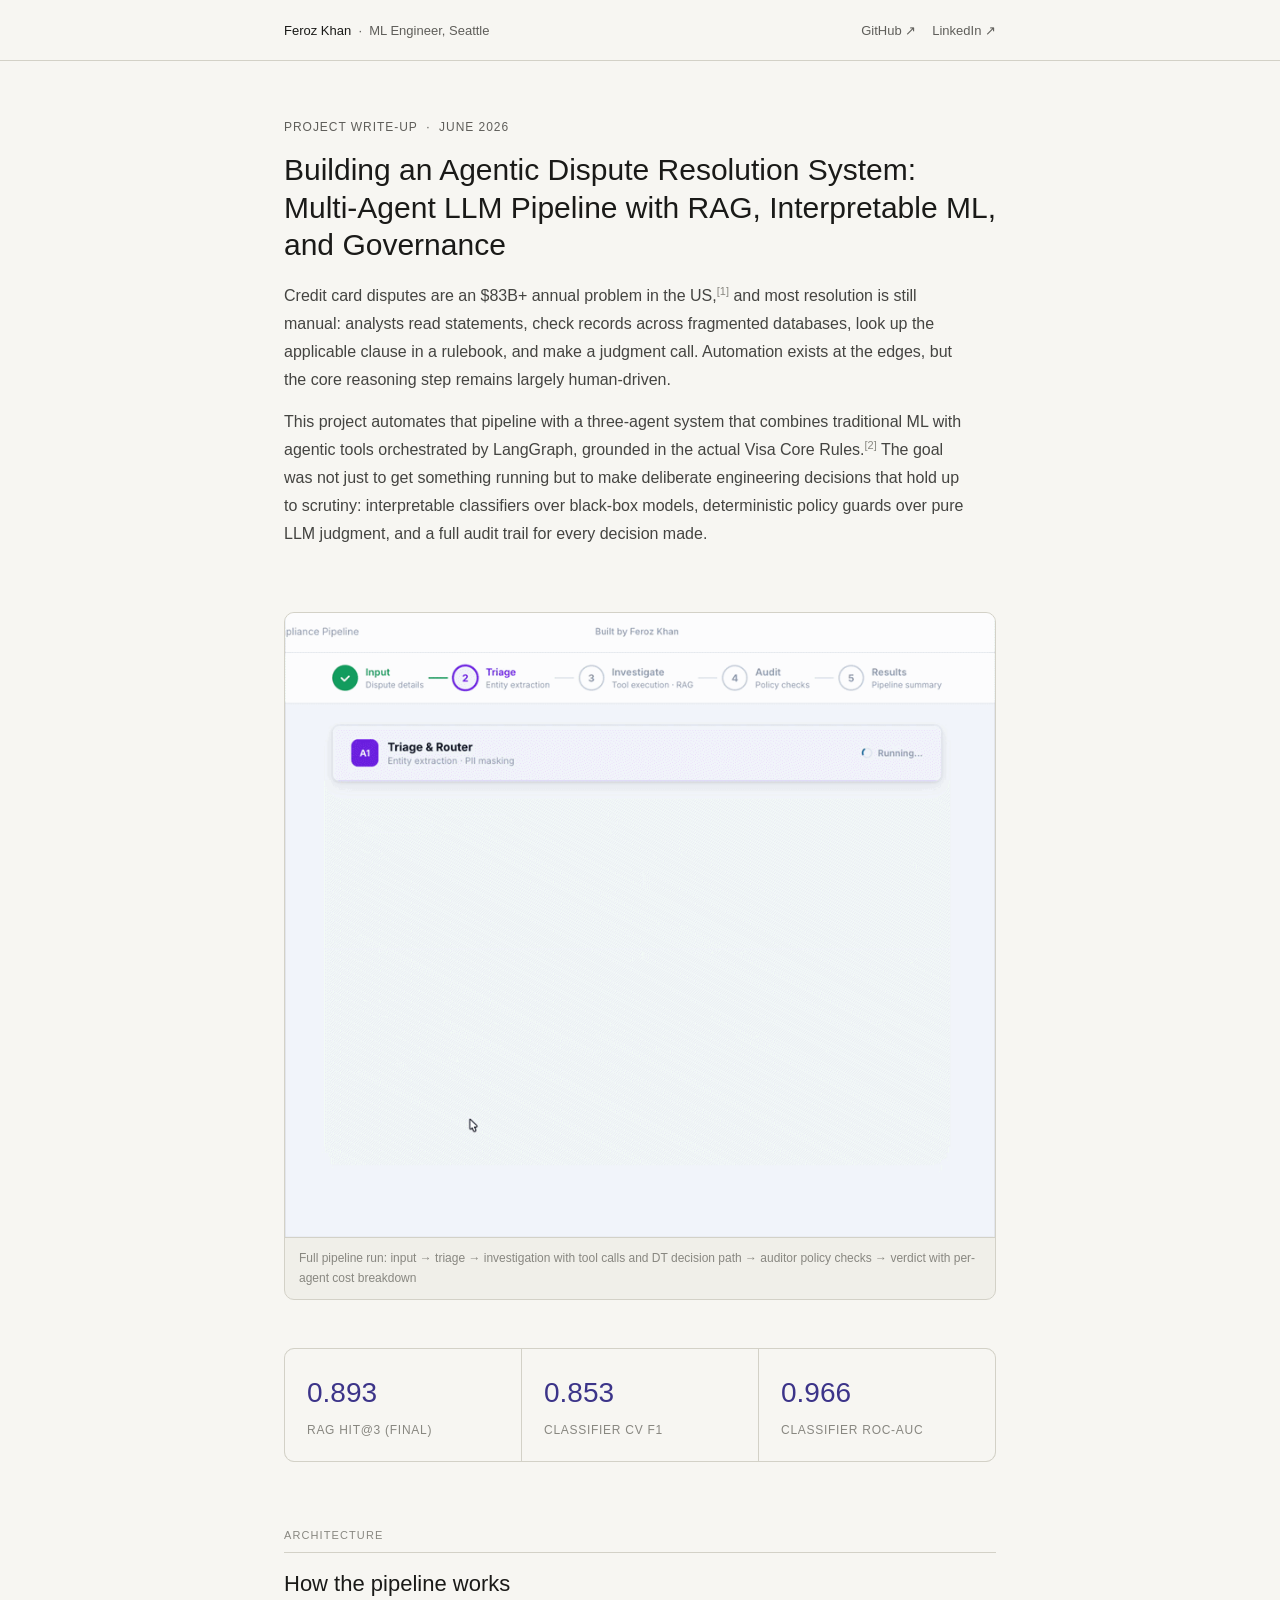
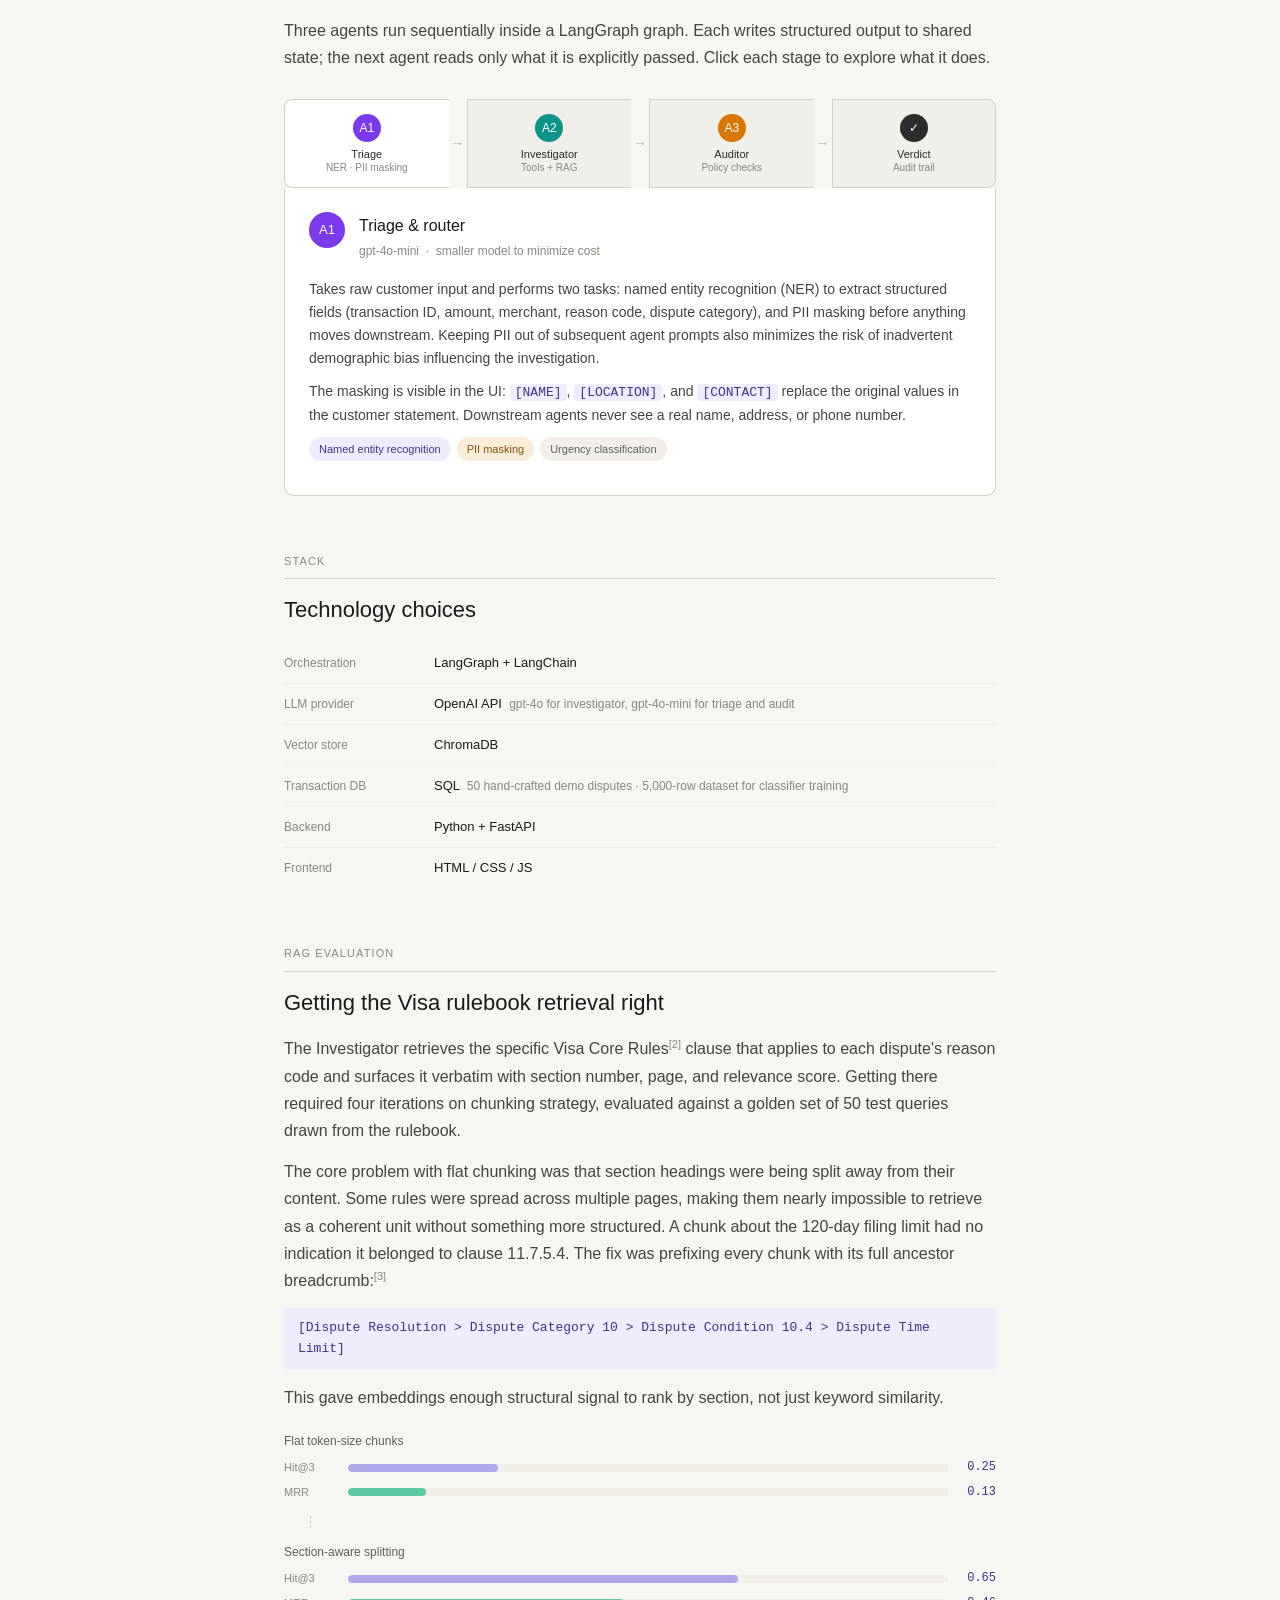
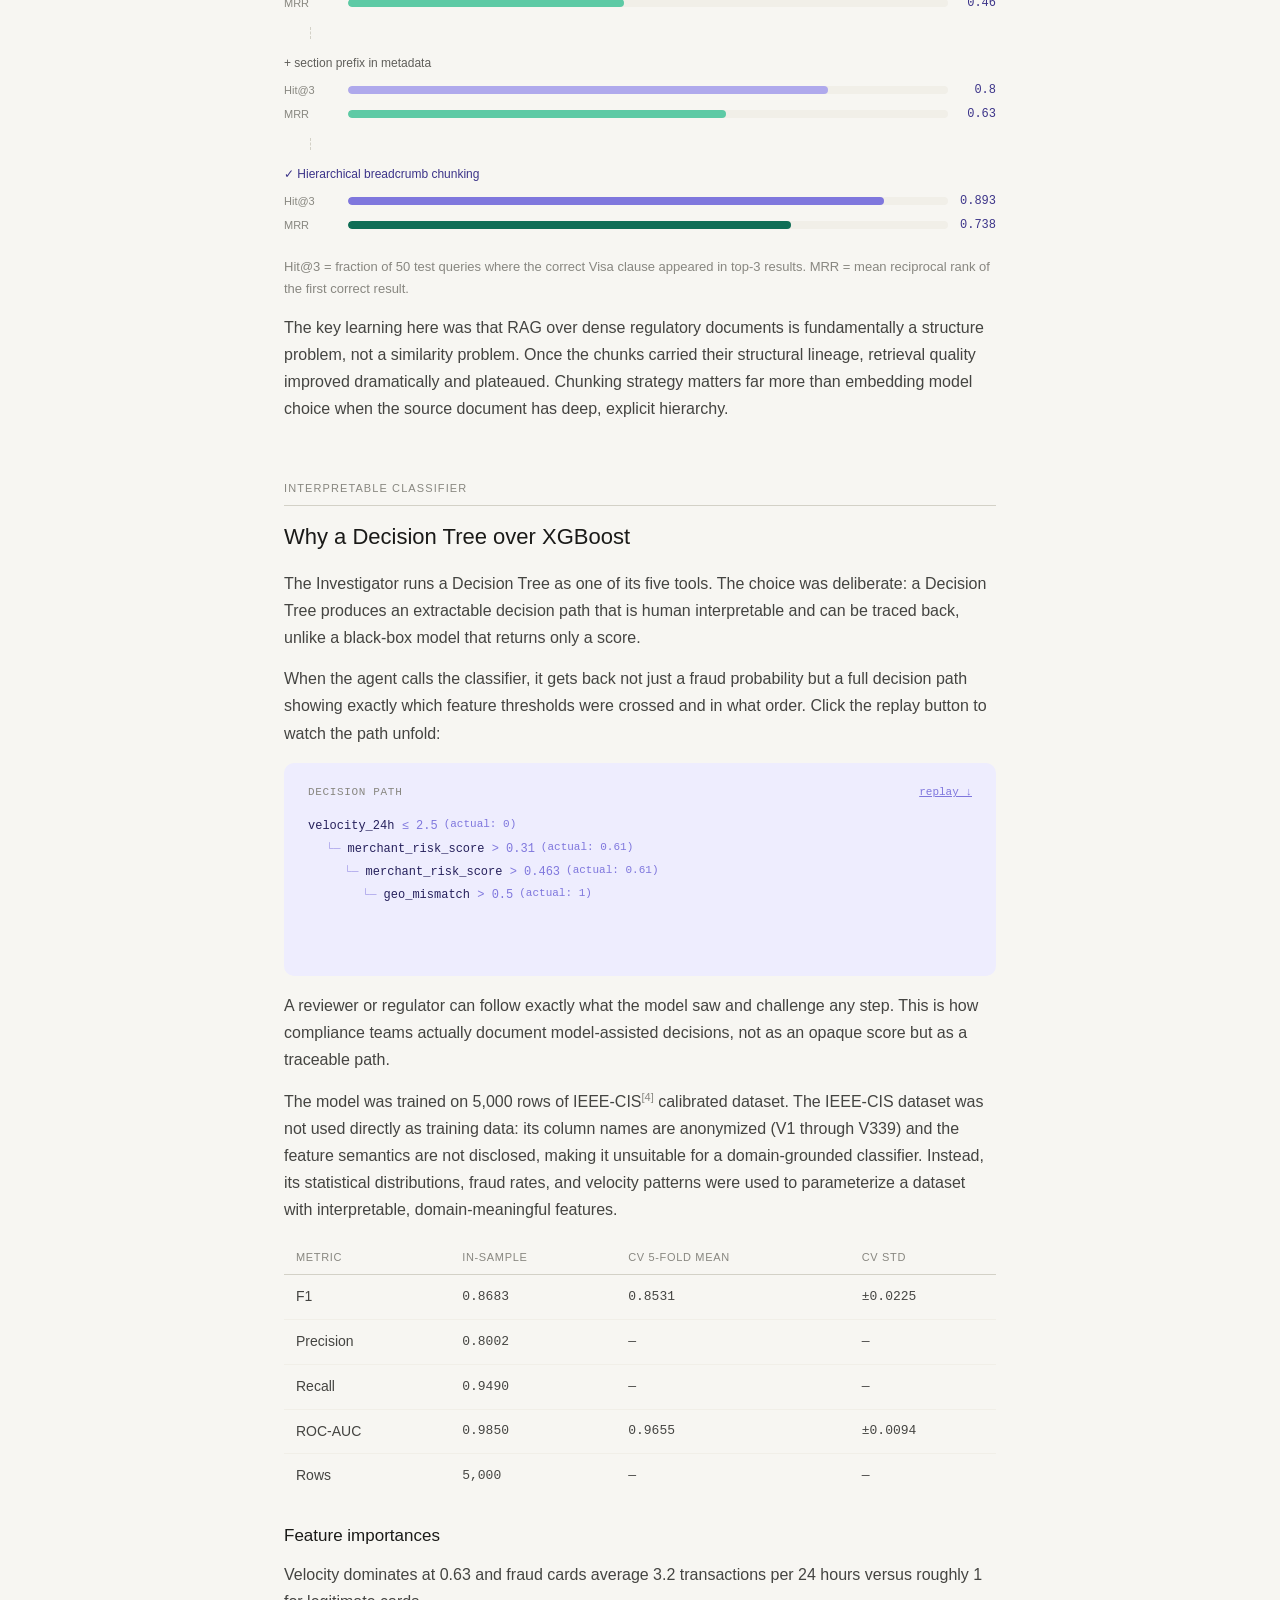
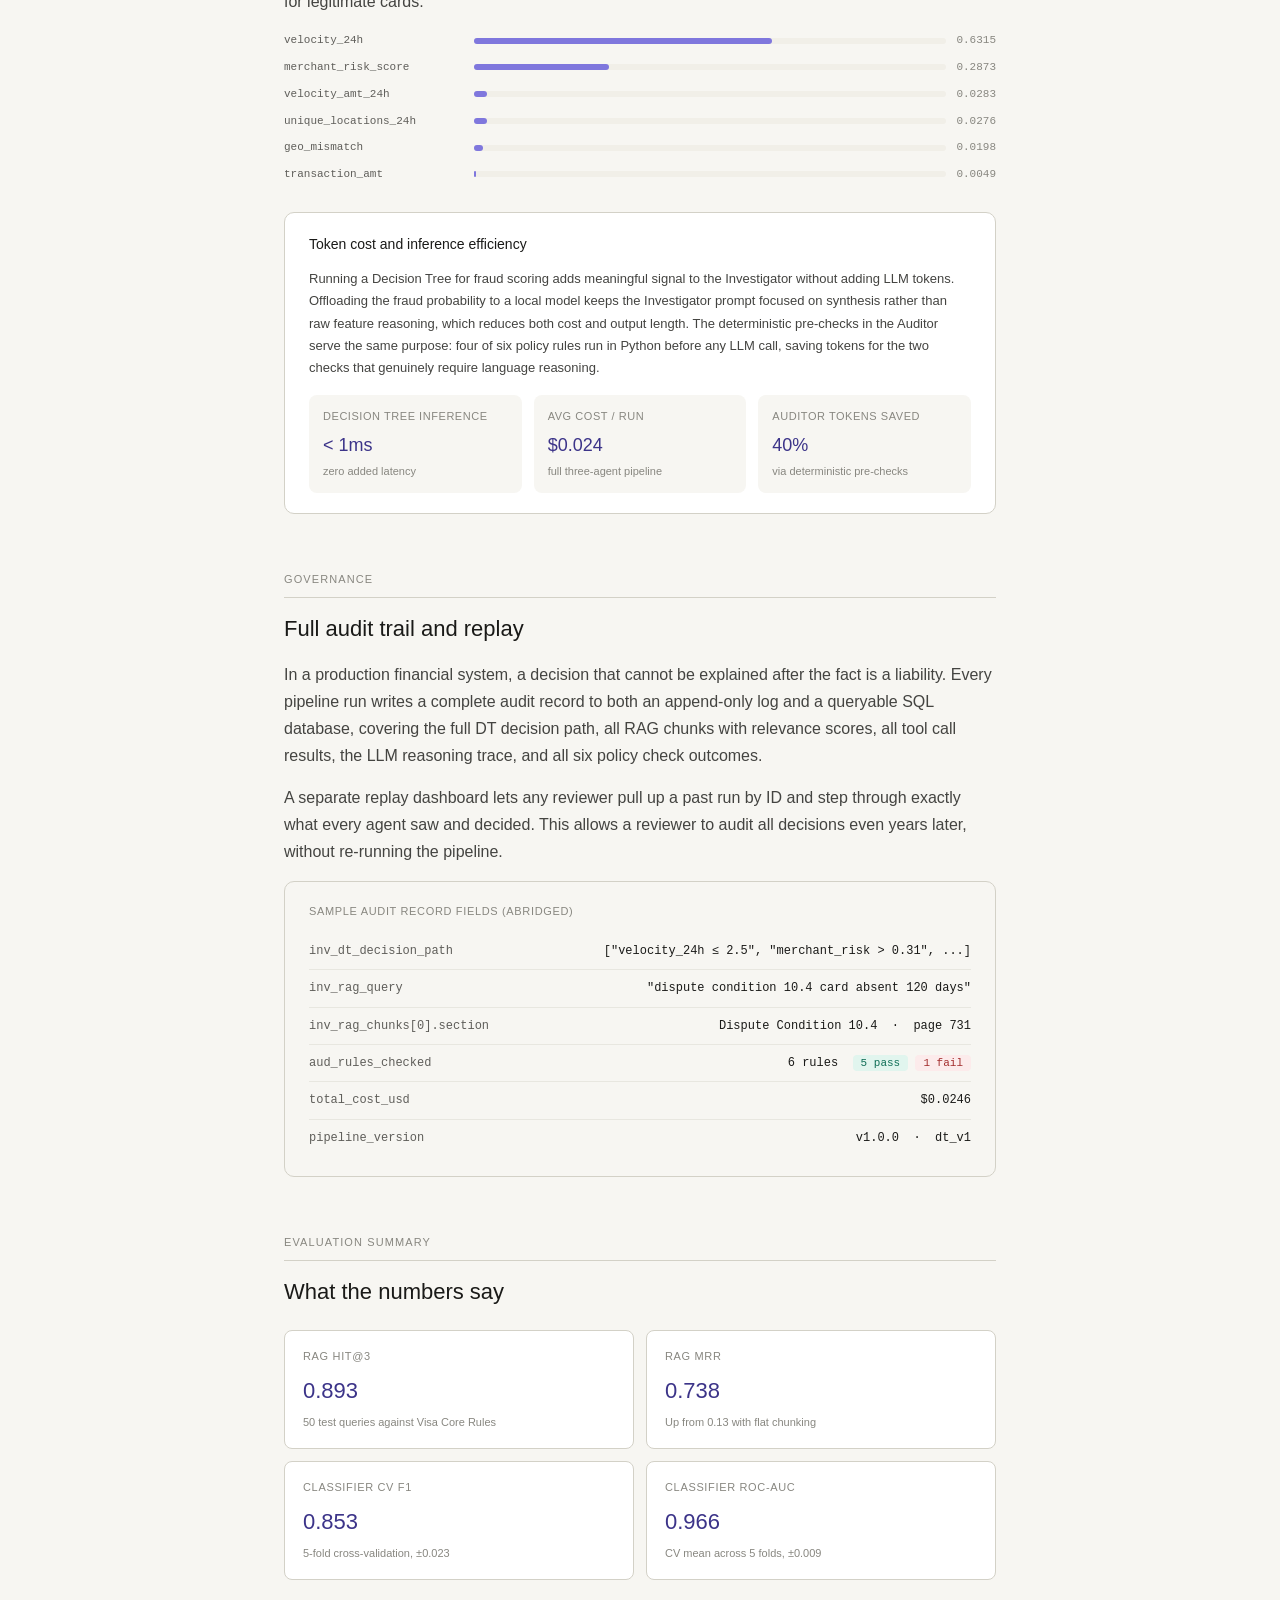
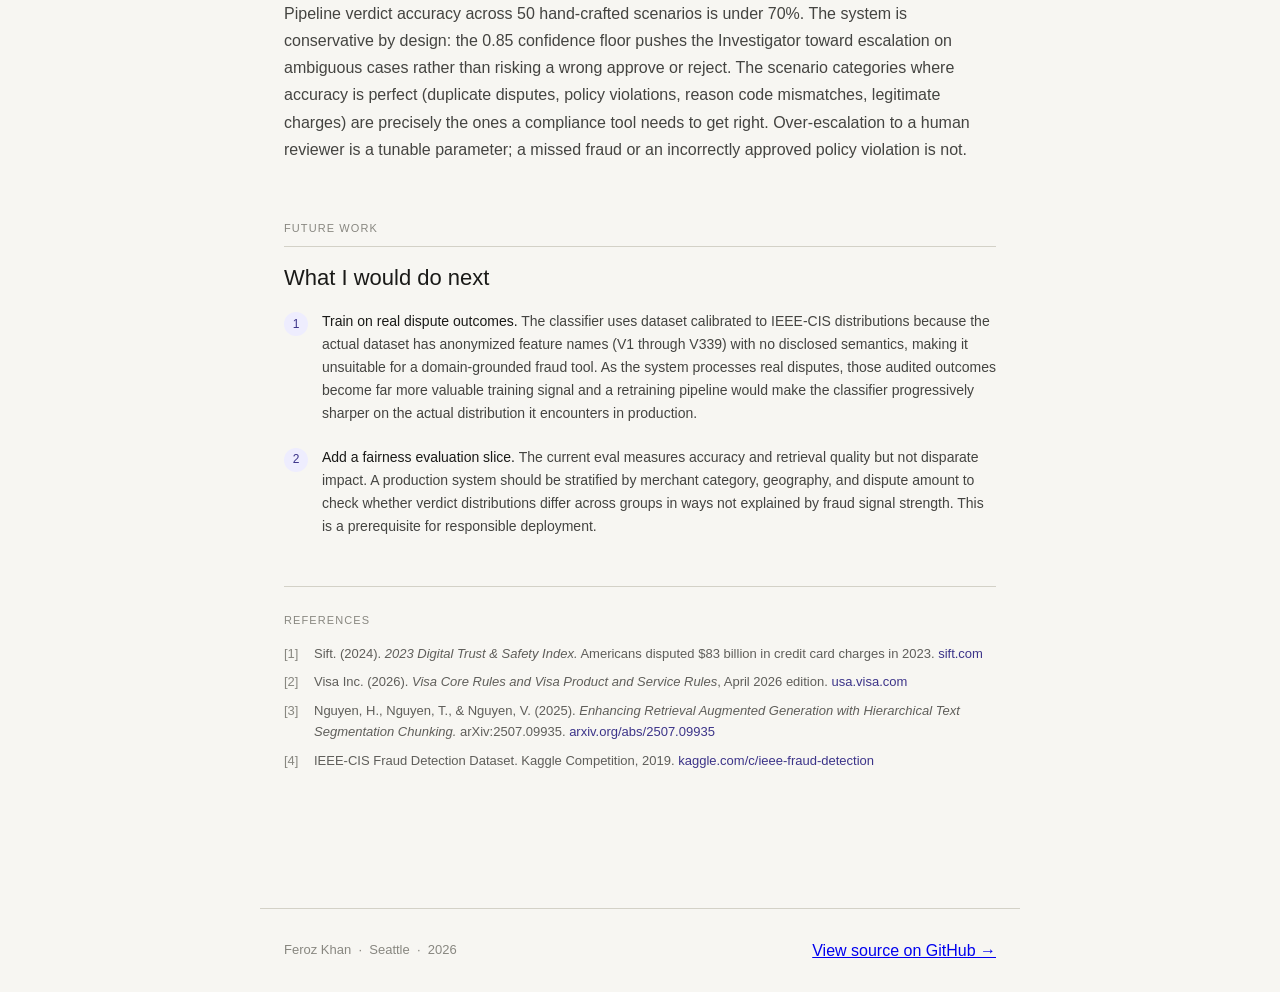
<file: docs/index.html>
<!DOCTYPE html>
<html lang="en">
<head>
  <meta charset="UTF-8">
  <meta name="viewport" content="width=device-width, initial-scale=1.0">
  <title>Multi-Agent Dispute Resolution — Feroz Khan</title>
  <style>
    *, *::before, *::after { box-sizing: border-box; margin: 0; padding: 0; }
    body { font-family: -apple-system, BlinkMacSystemFont, 'Segoe UI', sans-serif; background: #f7f6f2; color: #1a1a18; line-height: 1.7; font-size: 16px; }
    .page { max-width: 760px; margin: 0 auto; padding: 0 24px 80px; }
    .site-header { border-bottom: 0.5px solid #d3d1c7; padding: 20px 0 18px; margin-bottom: 56px; }
    .header-inner { max-width: 760px; margin: 0 auto; padding: 0 24px; display: flex; align-items: center; justify-content: space-between; }
    .author-tag { font-size: 13px; color: #5f5e5a; }
    .author-tag strong { color: #1a1a18; font-weight: 500; }
    .header-links { display: flex; gap: 16px; }
    .header-links a { font-size: 13px; color: #5f5e5a; text-decoration: none; }
    .header-links a:hover { color: #1a1a18; }
    .hero { margin-bottom: 64px; }
    .hero-eyebrow { font-size: 12px; letter-spacing: 0.08em; text-transform: uppercase; color: #5f5e5a; margin-bottom: 14px; }
    .hero h1 { font-size: 30px; font-weight: 500; line-height: 1.25; margin-bottom: 18px; color: #1a1a18; }
    .hero-lead { font-size: 16px; color: #444441; line-height: 1.75; max-width: 680px; }
    .hero-lead p { margin-bottom: 14px; }
    .hero-lead p:last-child { margin-bottom: 0; }
    .ref { font-size: 11px; color: #888780; vertical-align: super; line-height: 0; }
    .ref a { color: #888780; text-decoration: none; }
    .ref a:hover { color: #3C3489; }
    .stat-strip { display: grid; grid-template-columns: repeat(3, 1fr); gap: 1px; background: #d3d1c7; border: 0.5px solid #d3d1c7; border-radius: 10px; overflow: hidden; margin: 40px 0 64px; }
    .stat-cell { background: #f7f6f2; padding: 20px 22px; }
    .stat-num { font-size: 28px; font-weight: 500; color: #3C3489; font-variant-numeric: tabular-nums; }
    .stat-label { font-size: 12px; color: #888780; text-transform: uppercase; letter-spacing: 0.06em; margin-top: 4px; }
    section { margin-bottom: 56px; }
    .section-label { font-size: 11px; color: #888780; text-transform: uppercase; letter-spacing: 0.1em; margin-bottom: 12px; padding-bottom: 8px; border-bottom: 0.5px solid #d3d1c7; }
    h2 { font-size: 22px; font-weight: 500; margin-bottom: 14px; color: #1a1a18; }
    h3 { font-size: 17px; font-weight: 500; margin-bottom: 10px; color: #1a1a18; }
    p { margin-bottom: 14px; color: #444441; }
    p:last-child { margin-bottom: 0; }
    code { font-family: 'SF Mono', Menlo, monospace; font-size: 13px; padding: 1px 5px; border-radius: 4px; color: #3C3489; background: #EEEDFE; }
    .pipeline-wrap { margin: 28px 0 0; }
    .pipeline-steps { display: flex; align-items: stretch; gap: 0; }
    .step-btn { flex: 1; border: none; background: none; cursor: pointer; padding: 0; }
    .step-inner { border: 0.5px solid #d3d1c7; border-right: none; padding: 14px 12px; text-align: center; background: #f0efe9; transition: background 0.15s; height: 100%; }
    .step-btn:last-child .step-inner { border-right: 0.5px solid #d3d1c7; border-radius: 0 8px 8px 0; }
    .step-btn:first-child .step-inner { border-radius: 8px 0 0 8px; }
    .step-btn.active .step-inner { background: #fff; }
    .step-btn:hover .step-inner { background: #f7f6f0; }
    .step-icon { width: 28px; height: 28px; border-radius: 50%; display: flex; align-items: center; justify-content: center; font-size: 12px; font-weight: 500; margin: 0 auto 6px; color: #fff; }
    .step-name { font-size: 11px; font-weight: 500; color: #2c2c2a; }
    .step-sub { font-size: 10px; color: #888780; margin-top: 2px; }
    .step-arrow { display: flex; align-items: center; color: #b4b2a9; font-size: 14px; padding: 0 2px; flex-shrink: 0; }
    .step-detail { border: 0.5px solid #d3d1c7; border-top: none; border-radius: 0 0 10px 10px; background: #fff; padding: 24px; }
    .detail-header { display: flex; align-items: flex-start; gap: 14px; margin-bottom: 16px; }
    .detail-badge { width: 36px; height: 36px; border-radius: 50%; display: flex; align-items: center; justify-content: center; font-size: 13px; font-weight: 500; color: #fff; flex-shrink: 0; }
    .detail-title { font-size: 16px; font-weight: 500; color: #1a1a18; }
    .detail-model { font-size: 12px; color: #888780; margin-top: 2px; }
    .detail-body { font-size: 14px; color: #444441; line-height: 1.65; }
    .detail-body p { margin-bottom: 10px; font-size: 14px; }
    .detail-body p:last-child { margin-bottom: 0; }
    .tool-list { margin: 12px 0; display: flex; flex-direction: column; gap: 6px; }
    .tool-row { display: flex; align-items: center; gap: 10px; font-size: 12px; }
    .tool-tag { background: #EEEDFE; color: #3C3489; padding: 3px 8px; border-radius: 4px; font-family: 'SF Mono', monospace; font-size: 11px; white-space: nowrap; }
    .tool-desc { color: #5f5e5a; }
    .signal-row { display: flex; flex-wrap: wrap; gap: 6px; margin: 10px 0; }
    .signal-pill { font-size: 11px; padding: 3px 10px; border-radius: 20px; }
    .pill-purple { background: #EEEDFE; color: #3C3489; }
    .pill-teal { background: #E1F5EE; color: #0F6E56; }
    .pill-amber { background: #FAEEDA; color: #854F0B; }
    .pill-red { background: #FCEBEB; color: #A32D2D; }
    .pill-gray { background: #F1EFE8; color: #5F5E5A; }
    .data-table { width: 100%; border-collapse: collapse; font-size: 14px; margin: 16px 0; }
    .data-table th { font-size: 11px; text-transform: uppercase; letter-spacing: 0.06em; color: #888780; font-weight: 500; padding: 8px 12px; text-align: left; border-bottom: 0.5px solid #d3d1c7; }
    .data-table td { padding: 10px 12px; border-bottom: 0.5px solid #f1efe8; color: #444441; }
    .data-table tr:last-child td { border-bottom: none; }
    .num { font-variant-numeric: tabular-nums; font-family: 'SF Mono', monospace; font-size: 13px; }
    .hl { color: #3C3489; font-weight: 500; }
    .muted { color: #888780; }
    .rag-row { display: flex; align-items: center; gap: 12px; }
    .rag-bar-wrap { flex: 1; height: 8px; background: #f1efe8; border-radius: 4px; overflow: hidden; }
    .rag-bar { height: 100%; border-radius: 4px; transition: width 0.8s ease; }
    .rag-val { width: 36px; text-align: right; font-size: 12px; font-family: 'SF Mono', monospace; color: #3C3489; font-weight: 500; flex-shrink: 0; }
    .feat-bars { display: flex; flex-direction: column; gap: 8px; margin: 16px 0; }
    .feat-row { display: flex; align-items: center; gap: 10px; }
    .feat-name { width: 180px; font-family: 'SF Mono', monospace; font-size: 11px; color: #5f5e5a; flex-shrink: 0; }
    .feat-bar-wrap { flex: 1; height: 6px; background: #f1efe8; border-radius: 3px; }
    .feat-bar { height: 100%; border-radius: 3px; background: #7F77DD; }
    .feat-val { width: 40px; text-align: right; font-size: 11px; font-family: 'SF Mono', monospace; color: #888780; flex-shrink: 0; }
    .audit-card { background: #f7f6f2; border: 0.5px solid #d3d1c7; border-radius: 10px; padding: 20px 24px; margin: 16px 0; }
    .audit-row { display: flex; justify-content: space-between; align-items: center; padding: 8px 0; border-bottom: 0.5px solid #e8e7e0; font-size: 13px; gap: 16px; }
    .audit-row:last-child { border-bottom: none; }
    .audit-key { color: #5f5e5a; font-family: 'SF Mono', monospace; font-size: 12px; flex-shrink: 0; }
    .audit-val { font-family: 'SF Mono', monospace; color: #1a1a18; font-size: 12px; text-align: right; }
    .pass-tag { color: #0F6E56; font-size: 11px; background: #E1F5EE; padding: 2px 8px; border-radius: 4px; white-space: nowrap; }
    .fail-tag { color: #A32D2D; font-size: 11px; background: #FCEBEB; padding: 2px 8px; border-radius: 4px; white-space: nowrap; }
    .eval-grid { display: grid; grid-template-columns: 1fr 1fr; gap: 12px; margin: 20px 0; }
    .eval-cell { background: #fff; border: 0.5px solid #d3d1c7; border-radius: 8px; padding: 16px 18px; }
    .eval-metric { font-size: 11px; text-transform: uppercase; letter-spacing: 0.06em; color: #888780; margin-bottom: 6px; }
    .eval-value { font-size: 22px; font-weight: 500; color: #3C3489; font-variant-numeric: tabular-nums; }
    .eval-context { font-size: 11px; color: #888780; margin-top: 4px; }
    .future-item { display: flex; gap: 14px; margin-bottom: 20px; }
    .future-num { width: 24px; height: 24px; border-radius: 50%; background: #EEEDFE; color: #3C3489; font-size: 12px; font-weight: 500; display: flex; align-items: center; justify-content: center; flex-shrink: 0; margin-top: 2px; }
    .future-text { font-size: 14px; color: #444441; line-height: 1.65; }
    .future-text strong { color: #1a1a18; font-weight: 500; }
    .stack-row { display: flex; gap: 10px; align-items: baseline; padding: 9px 0; border-bottom: 0.5px solid #f1efe8; font-size: 14px; }
    .stack-row:last-child { border-bottom: none; }
    .stack-layer { width: 140px; color: #888780; font-size: 12px; flex-shrink: 0; }
    .stack-choice { color: #1a1a18; font-weight: 500; font-size: 13px; }
    .stack-note { color: #888780; font-size: 12px; font-weight: 400; }
    .site-footer { border-top: 0.5px solid #d3d1c7; padding: 28px 24px; max-width: 760px; margin: 0 auto; }
    .footer-inner { display: flex; justify-content: space-between; align-items: center; }
    .footer-left { font-size: 13px; color: #888780; }
    .footer-right a { font-size: 13px; color: #3C3489; text-decoration: none; }
    .demo-wrap { margin: 28px 0; border: 0.5px solid #d3d1c7; border-radius: 10px; overflow: hidden; background: #f0efe9; }
    .demo-wrap img { width: 100%; display: block; }
    .demo-caption { font-size: 12px; color: #888780; padding: 10px 14px; border-top: 0.5px solid #d3d1c7; }

    /* Decision tree animation */
    .dt-wrap { background: #EEEDFE; border-radius: 10px; padding: 20px 24px; margin: 16px 0; font-family: 'SF Mono', Menlo, monospace; font-size: 12px; }
    .dt-header { font-size: 11px; text-transform: uppercase; letter-spacing: 0.06em; color: #888780; margin-bottom: 16px; }
    .dt-node-row { display: flex; align-items: flex-start; gap: 0; margin-bottom: 0; opacity: 0; transform: translateY(6px); transition: opacity 0.4s ease, transform 0.4s ease; }
    .dt-node-row.visible { opacity: 1; transform: translateY(0); }
    .dt-branch { color: #AFA9EC; white-space: pre; line-height: 1.9; user-select: none; }
    .dt-condition { color: #26215C; line-height: 1.9; }
    .dt-actual { color: #7F77DD; font-size: 11px; margin-left: 6px; }
    .dt-verdict-row { display: flex; align-items: center; gap: 10px; margin-top: 14px; padding-top: 14px; border-top: 0.5px solid #AFA9EC; opacity: 0; transition: opacity 0.5s ease; }
    .dt-verdict-row.visible { opacity: 1; }
    .dt-verdict-badge { display: inline-flex; align-items: center; gap: 6px; background: #A32D2D; color: #fff; padding: 5px 14px; border-radius: 5px; font-size: 12px; font-weight: 500; }
    .dt-confidence { font-size: 12px; color: #5f5e5a; }
    .dt-replay { font-size: 11px; color: #7F77DD; cursor: pointer; border: none; background: none; padding: 0; margin-left: auto; text-decoration: underline; font-family: inherit; }
    .dt-replay:hover { color: #3C3489; }

    /* Cost callout box */
    .callout-box { border: 0.5px solid #d3d1c7; border-radius: 10px; padding: 20px 24px; margin: 20px 0; background: #fff; }
    .callout-box h3 { font-size: 14px; font-weight: 500; margin-bottom: 12px; color: #1a1a18; }
    .callout-grid { display: grid; grid-template-columns: 1fr 1fr 1fr; gap: 12px; }
    .callout-cell { background: #f7f6f2; border-radius: 8px; padding: 12px 14px; }
    .callout-label { font-size: 11px; color: #888780; text-transform: uppercase; letter-spacing: 0.05em; margin-bottom: 4px; }
    .callout-val { font-size: 18px; font-weight: 500; color: #3C3489; }
    .callout-sub { font-size: 11px; color: #888780; margin-top: 2px; }

    /* References */
    .refs-section { margin-top: 48px; padding-top: 24px; border-top: 0.5px solid #d3d1c7; }
    .refs-title { font-size: 11px; color: #888780; text-transform: uppercase; letter-spacing: 0.1em; margin-bottom: 14px; }
    .refs-list { display: flex; flex-direction: column; gap: 8px; }
    .refs-item { font-size: 13px; color: #5f5e5a; line-height: 1.6; display: flex; gap: 10px; }
    .refs-num { color: #888780; flex-shrink: 0; width: 20px; }
    .refs-item a { color: #3C3489; text-decoration: none; }
    .refs-item a:hover { text-decoration: underline; }
    .refs-item em { font-style: italic; }
  </style>
</head>
<body>

<header class="site-header">
  <div class="header-inner">
    <span class="author-tag"><strong>Feroz Khan</strong> &nbsp;&middot;&nbsp; ML Engineer, Seattle</span>
    <div class="header-links">
      <a href="https://github.com/ferozk0333/Agentic-Dispute-Resolution-System-with-LangGraph-and-RAG" target="_blank">GitHub &nearr;</a>
      <a href="https://www.linkedin.com/in/ferozkhan2/" target="_blank">LinkedIn &nearr;</a>
    </div>
  </div>
</header>

<div class="page">

  <div class="hero">
    <div class="hero-eyebrow">Project write-up &nbsp;&middot;&nbsp; June 2026</div>
    <h1>Building an Agentic Dispute Resolution System: Multi-Agent LLM Pipeline with RAG, Interpretable ML, and Governance</h1>
    <div class="hero-lead">
      <p>Credit card disputes are an $83B+ annual problem in the US,<span class="ref"><a href="#ref-1">[1]</a></span> and most resolution is still manual: analysts read statements, check records across fragmented databases, look up the applicable clause in a rulebook, and make a judgment call. Automation exists at the edges, but the core reasoning step remains largely human-driven.</p>
      <p>This project automates that pipeline with a three-agent system that combines traditional ML with agentic tools orchestrated by LangGraph, grounded in the actual Visa Core Rules.<span class="ref"><a href="#ref-2">[2]</a></span> The goal was not just to get something running but to make deliberate engineering decisions that hold up to scrutiny: interpretable classifiers over black-box models, deterministic policy guards over pure LLM judgment, and a full audit trail for every decision made.</p>
    </div>
  </div>

  <div class="demo-wrap">
    <img src="demo.gif" alt="Screen recording of a dispute running through the three-agent pipeline">
    <div class="demo-caption">Full pipeline run: input &rarr; triage &rarr; investigation with tool calls and DT decision path &rarr; auditor policy checks &rarr; verdict with per-agent cost breakdown</div>
  </div>

  <div class="stat-strip" style="margin-top:48px">
    <div class="stat-cell">
      <div class="stat-num">0.893</div>
      <div class="stat-label">RAG Hit@3 (final)</div>
    </div>
    <div class="stat-cell">
      <div class="stat-num">0.853</div>
      <div class="stat-label">Classifier CV F1</div>
    </div>
    <div class="stat-cell">
      <div class="stat-num">0.966</div>
      <div class="stat-label">Classifier ROC-AUC</div>
    </div>
  </div>

  <section>
    <div class="section-label">Architecture</div>
    <h2>How the pipeline works</h2>
    <p>Three agents run sequentially inside a LangGraph graph. Each writes structured output to shared state; the next agent reads only what it is explicitly passed. Click each stage to explore what it does.</p>

    <div class="pipeline-wrap">
      <div class="pipeline-steps" id="pipeline-steps">
        <button class="step-btn active" data-step="0" onclick="selectStep(0)">
          <div class="step-inner">
            <div class="step-icon" style="background:#7c3aed">A1</div>
            <div class="step-name">Triage</div>
            <div class="step-sub">NER &middot; PII masking</div>
          </div>
        </button>
        <div class="step-arrow">&rarr;</div>
        <button class="step-btn" data-step="1" onclick="selectStep(1)">
          <div class="step-inner">
            <div class="step-icon" style="background:#0d9488">A2</div>
            <div class="step-name">Investigator</div>
            <div class="step-sub">Tools + RAG</div>
          </div>
        </button>
        <div class="step-arrow">&rarr;</div>
        <button class="step-btn" data-step="2" onclick="selectStep(2)">
          <div class="step-inner">
            <div class="step-icon" style="background:#d97706">A3</div>
            <div class="step-name">Auditor</div>
            <div class="step-sub">Policy checks</div>
          </div>
        </button>
        <div class="step-arrow">&rarr;</div>
        <button class="step-btn" data-step="3" onclick="selectStep(3)">
          <div class="step-inner">
            <div class="step-icon" style="background:#2c2c2a">&#10003;</div>
            <div class="step-name">Verdict</div>
            <div class="step-sub">Audit trail</div>
          </div>
        </button>
      </div>
      <div class="step-detail" id="step-detail"></div>
    </div>
  </section>

  <section>
    <div class="section-label">Stack</div>
    <h2>Technology choices</h2>
    <div class="stack-row"><span class="stack-layer">Orchestration</span><span class="stack-choice">LangGraph + LangChain</span></div>
    <div class="stack-row"><span class="stack-layer">LLM provider</span><span class="stack-choice">OpenAI API &nbsp;<span class="stack-note">gpt-4o for investigator, gpt-4o-mini for triage and audit</span></span></div>
    <div class="stack-row"><span class="stack-layer">Vector store</span><span class="stack-choice">ChromaDB</span></div>
    <div class="stack-row"><span class="stack-layer">Transaction DB</span><span class="stack-choice">SQL &nbsp;<span class="stack-note">50 hand-crafted demo disputes &middot; 5,000-row dataset for classifier training</span></span></div>
    <div class="stack-row"><span class="stack-layer">Backend</span><span class="stack-choice">Python + FastAPI</span></div>
    <div class="stack-row"><span class="stack-layer">Frontend</span><span class="stack-choice">HTML / CSS / JS</span></div>
  </section>

  <section>
    <div class="section-label">RAG Evaluation</div>
    <h2>Getting the Visa rulebook retrieval right</h2>
    <p>The Investigator retrieves the specific Visa Core Rules<span class="ref"><a href="#ref-2">[2]</a></span> clause that applies to each dispute's reason code and surfaces it verbatim with section number, page, and relevance score. Getting there required four iterations on chunking strategy, evaluated against a golden set of 50 test queries drawn from the rulebook.</p>
    <p>The core problem with flat chunking was that section headings were being split away from their content. Some rules were spread across multiple pages, making them nearly impossible to retrieve as a coherent unit without something more structured. A chunk about the 120-day filing limit had no indication it belonged to clause 11.7.5.4. The fix was prefixing every chunk with its full ancestor breadcrumb:<span class="ref"><a href="#ref-3">[3]</a></span></p>
    <p><code style="display:block;padding:10px 14px;line-height:1.6">[Dispute Resolution &gt; Dispute Category 10 &gt; Dispute Condition 10.4 &gt; Dispute Time Limit]</code></p>
    <p>This gave embeddings enough structural signal to rank by section, not just keyword similarity.</p>

    <div id="rag-chart" style="margin:20px 0;display:flex;flex-direction:column;gap:10px"></div>
    <p style="font-size:13px;color:#888780;margin-top:8px">Hit@3 = fraction of 50 test queries where the correct Visa clause appeared in top-3 results. MRR = mean reciprocal rank of the first correct result.</p>

    <p>The key learning here was that RAG over dense regulatory documents is fundamentally a structure problem, not a similarity problem. Once the chunks carried their structural lineage, retrieval quality improved dramatically and plateaued. Chunking strategy matters far more than embedding model choice when the source document has deep, explicit hierarchy.</p>
  </section>

  <section>
    <div class="section-label">Interpretable Classifier</div>
    <h2>Why a Decision Tree over XGBoost</h2>
    <p>The Investigator runs a Decision Tree as one of its five tools. The choice was deliberate: a Decision Tree produces an extractable decision path that is human interpretable and can be traced back, unlike a black-box model that returns only a score.</p>
    <p>When the agent calls the classifier, it gets back not just a fraud probability but a full decision path showing exactly which feature thresholds were crossed and in what order. Click the replay button to watch the path unfold:</p>

    <div class="dt-wrap">
      <div style="display:flex;align-items:center;justify-content:space-between;margin-bottom:14px">
        <div class="dt-header" style="margin-bottom:0">Decision path</div>
        <button class="dt-replay" onclick="replayTree()">replay &darr;</button>
      </div>
      <div id="dt-nodes"></div>
      <div class="dt-verdict-row" id="dt-verdict">
        <div class="dt-confidence">98.6% confidence of fraud transaction &nbsp;&middot;&nbsp; dt_v1</div>
      </div>
    </div>

    <p>A reviewer or regulator can follow exactly what the model saw and challenge any step. This is how compliance teams actually document model-assisted decisions, not as an opaque score but as a traceable path.</p>
    <p>The model was trained on 5,000 rows of IEEE-CIS<span class="ref"><a href="#ref-4">[4]</a></span> calibrated dataset. The IEEE-CIS dataset was not used directly as training data: its column names are anonymized (V1 through V339) and the feature semantics are not disclosed, making it unsuitable for a domain-grounded classifier. Instead, its statistical distributions, fraud rates, and velocity patterns were used to parameterize a dataset with interpretable, domain-meaningful features.</p>

    <table class="data-table">
      <thead><tr><th>Metric</th><th>In-sample</th><th>CV 5-fold mean</th><th>CV std</th></tr></thead>
      <tbody>
        <tr><td>F1</td><td class="num">0.8683</td><td class="num hl">0.8531</td><td class="num muted">&plusmn;0.0225</td></tr>
        <tr><td>Precision</td><td class="num">0.8002</td><td class="num muted">—</td><td class="num muted">—</td></tr>
        <tr><td>Recall</td><td class="num">0.9490</td><td class="num muted">—</td><td class="num muted">—</td></tr>
        <tr><td>ROC-AUC</td><td class="num">0.9850</td><td class="num hl">0.9655</td><td class="num muted">&plusmn;0.0094</td></tr>
        <tr><td>Rows</td><td class="num">5,000</td><td class="num muted">—</td><td class="num muted">—</td></tr>
      </tbody>
    </table>

    <h3 style="margin-top:24px">Feature importances</h3>
    <p>Velocity dominates at 0.63 and fraud cards average 3.2 transactions per 24 hours versus roughly 1 for legitimate cards.</p>
    <div class="feat-bars" id="feat-bars"></div>

    <div class="callout-box" style="margin-top:28px">
      <h3>Token cost and inference efficiency</h3>
      <p style="font-size:13px;color:#444441;margin-bottom:16px">Running a Decision Tree for fraud scoring adds meaningful signal to the Investigator without adding LLM tokens. Offloading the fraud probability to a local model keeps the Investigator prompt focused on synthesis rather than raw feature reasoning, which reduces both cost and output length. The deterministic pre-checks in the Auditor serve the same purpose: four of six policy rules run in Python before any LLM call, saving tokens for the two checks that genuinely require language reasoning.</p>
      <div class="callout-grid">
        <div class="callout-cell">
          <div class="callout-label">Decision Tree inference</div>
          <div class="callout-val">&lt; 1ms</div>
          <div class="callout-sub">zero added latency</div>
        </div>
        <div class="callout-cell">
          <div class="callout-label">Avg cost / run</div>
          <div class="callout-val">$0.024</div>
          <div class="callout-sub">full three-agent pipeline</div>
        </div>
        <div class="callout-cell">
          <div class="callout-label">Auditor tokens saved</div>
          <div class="callout-val">40%</div>
          <div class="callout-sub">via deterministic pre-checks</div>
        </div>
      </div>
    </div>
  </section>

  <section>
    <div class="section-label">Governance</div>
    <h2>Full audit trail and replay</h2>
    <p>In a production financial system, a decision that cannot be explained after the fact is a liability. Every pipeline run writes a complete audit record to both an append-only log and a queryable SQL database, covering the full DT decision path, all RAG chunks with relevance scores, all tool call results, the LLM reasoning trace, and all six policy check outcomes.</p>
    <p>A separate replay dashboard lets any reviewer pull up a past run by ID and step through exactly what every agent saw and decided. This allows a reviewer to audit all decisions even years later, without re-running the pipeline.</p>

    <div class="audit-card">
      <div style="font-size:11px;text-transform:uppercase;letter-spacing:0.06em;color:#888780;margin-bottom:12px">Sample audit record fields (abridged)</div>
      <div class="audit-row"><span class="audit-key">inv_dt_decision_path</span><span class="audit-val">["velocity_24h &le; 2.5", "merchant_risk &gt; 0.31", ...]</span></div>
      <div class="audit-row"><span class="audit-key">inv_rag_query</span><span class="audit-val">"dispute condition 10.4 card absent 120 days"</span></div>
      <div class="audit-row"><span class="audit-key">inv_rag_chunks[0].section</span><span class="audit-val">Dispute Condition 10.4 &nbsp;&middot;&nbsp; page 731</span></div>
      <div class="audit-row"><span class="audit-key">aud_rules_checked</span><span class="audit-val">6 rules &nbsp;<span class="pass-tag">5 pass</span> <span class="fail-tag">1 fail</span></span></div>
      <div class="audit-row"><span class="audit-key">total_cost_usd</span><span class="audit-val">$0.0246</span></div>
      <div class="audit-row"><span class="audit-key">pipeline_version</span><span class="audit-val">v1.0.0 &nbsp;&middot;&nbsp; dt_v1</span></div>
    </div>
  </section>

  <section>
    <div class="section-label">Evaluation summary</div>
    <h2>What the numbers say</h2>
    <div class="eval-grid">
      <div class="eval-cell">
        <div class="eval-metric">RAG Hit@3</div>
        <div class="eval-value">0.893</div>
        <div class="eval-context">50 test queries against Visa Core Rules</div>
      </div>
      <div class="eval-cell">
        <div class="eval-metric">RAG MRR</div>
        <div class="eval-value">0.738</div>
        <div class="eval-context">Up from 0.13 with flat chunking</div>
      </div>
      <div class="eval-cell">
        <div class="eval-metric">Classifier CV F1</div>
        <div class="eval-value">0.853</div>
        <div class="eval-context">5-fold cross-validation, &plusmn;0.023</div>
      </div>
      <div class="eval-cell">
        <div class="eval-metric">Classifier ROC-AUC</div>
        <div class="eval-value">0.966</div>
        <div class="eval-context">CV mean across 5 folds, &plusmn;0.009</div>
      </div>
    </div>

    <p>Pipeline verdict accuracy across 50 hand-crafted scenarios is under 70%. The system is conservative by design: the 0.85 confidence floor pushes the Investigator toward escalation on ambiguous cases rather than risking a wrong approve or reject. The scenario categories where accuracy is perfect (duplicate disputes, policy violations, reason code mismatches, legitimate charges) are precisely the ones a compliance tool needs to get right. Over-escalation to a human reviewer is a tunable parameter; a missed fraud or an incorrectly approved policy violation is not.</p>
  </section>

  <section>
    <div class="section-label">Future work</div>
    <h2>What I would do next</h2>

    <div class="future-item">
      <div class="future-num">1</div>
      <div class="future-text"><strong>Train on real dispute outcomes.</strong> The classifier uses dataset calibrated to IEEE-CIS distributions because the actual dataset has anonymized feature names (V1 through V339) with no disclosed semantics, making it unsuitable for a domain-grounded fraud tool. As the system processes real disputes, those audited outcomes become far more valuable training signal and a retraining pipeline would make the classifier progressively sharper on the actual distribution it encounters in production.</div>
    </div>
    <div class="future-item">
      <div class="future-num">2</div>
      <div class="future-text"><strong>Add a fairness evaluation slice.</strong> The current eval measures accuracy and retrieval quality but not disparate impact. A production system should be stratified by merchant category, geography, and dispute amount to check whether verdict distributions differ across groups in ways not explained by fraud signal strength. This is a prerequisite for responsible deployment.</div>
    </div>

    <div class="refs-section">
      <div class="refs-title">References</div>
      <div class="refs-list">
        <div class="refs-item" id="ref-1"><span class="refs-num">[1]</span><span>Sift. (2024). <em>2023 Digital Trust &amp; Safety Index.</em> Americans disputed $83 billion in credit card charges in 2023. <a href="https://sift.com/blog/dispute-data-consumer-insights-and-emerging-trends-from-2023/" target="_blank">sift.com</a></span></div>
        <div class="refs-item" id="ref-2"><span class="refs-num">[2]</span><span>Visa Inc. (2026). <em>Visa Core Rules and Visa Product and Service Rules</em>, April 2026 edition. <a href="https://usa.visa.com/dam/VCOM/download/about-visa/visa-rules-public.pdf" target="_blank">usa.visa.com</a></span></div>
        <div class="refs-item" id="ref-3"><span class="refs-num">[3]</span><span>Nguyen, H., Nguyen, T., &amp; Nguyen, V. (2025). <em>Enhancing Retrieval Augmented Generation with Hierarchical Text Segmentation Chunking.</em> arXiv:2507.09935. <a href="https://arxiv.org/abs/2507.09935" target="_blank">arxiv.org/abs/2507.09935</a></span></div>
        <div class="refs-item" id="ref-4"><span class="refs-num">[4]</span><span>IEEE-CIS Fraud Detection Dataset. Kaggle Competition, 2019. <a href="https://www.kaggle.com/c/ieee-fraud-detection" target="_blank">kaggle.com/c/ieee-fraud-detection</a></span></div>
      </div>
    </div>
  </section>

</div>

<footer class="site-footer">
  <div class="footer-inner">
    <span class="footer-left">Feroz Khan &nbsp;&middot;&nbsp; Seattle &nbsp;&middot;&nbsp; 2026</span>
    <a href="https://github.com/ferozk0333/Agentic-Dispute-Resolution-System-with-LangGraph-and-RAG" target="_blank">View source on GitHub &rarr;</a>
  </div>
</footer>

<script>
/* ---- Pipeline stepper ---- */
const steps = [
  {
    color: '#7c3aed', label: 'A1', title: 'Triage & router',
    model: 'gpt-4o-mini &nbsp;&middot;&nbsp; smaller model to minimize cost',
    body: `<p>Takes raw customer input and performs two tasks: named entity recognition (NER) to extract structured fields (transaction ID, amount, merchant, reason code, dispute category), and PII masking before anything moves downstream. Keeping PII out of subsequent agent prompts also minimizes the risk of inadvertent demographic bias influencing the investigation.</p>
    <p>The masking is visible in the UI: <code>[NAME]</code>, <code>[LOCATION]</code>, and <code>[CONTACT]</code> replace the original values in the customer statement. Downstream agents never see a real name, address, or phone number.</p>
    <div class="signal-row"><span class="signal-pill pill-purple">Named entity recognition</span><span class="signal-pill pill-amber">PII masking</span><span class="signal-pill pill-gray">Urgency classification</span></div>`
  },
  {
    color: '#0d9488', label: 'A2', title: 'Investigator',
    model: 'gpt-4o &nbsp;&middot;&nbsp; multi-tool synthesis + RAG, highest accuracy required',
    body: `<p>Runs five tools in sequence, then synthesizes all results into a structured recommendation with a confidence score. The full tool call log and Decision Tree decision path are both rendered in the UI and stored in the audit trail.</p>
    <div class="tool-list">
      <div class="tool-row"><span class="tool-tag">query_transactions()</span><span class="tool-desc">Full transaction record from the database</span></div>
      <div class="tool-row"><span class="tool-tag">get_velocity_history()</span><span class="tool-desc">Card activity count, spend, and unique locations over past 24 hours</span></div>
      <div class="tool-row"><span class="tool-tag">check_merchant_risk()</span><span class="tool-desc">Merchant risk score and category</span></div>
      <div class="tool-row"><span class="tool-tag">run_fraud_classifier()</span><span class="tool-desc">Decision Tree &mdash; fraud probability and full decision path</span></div>
      <div class="tool-row"><span class="tool-tag">search_compliance_docs_RAG()</span><span class="tool-desc">Applicable Visa rule clause, section number, and page reference</span></div>
    </div>
    <p>Confidence above 0.85 is required to approve or reject. Otherwise the recommendation is escalate. This is deliberate: it produces over-escalation on ambiguous cases rather than a wrong decision.</p>`
  },
  {
    color: '#d97706', label: 'A3', title: 'Auditor (independent)',
    model: 'gpt-4o-mini &nbsp;&middot;&nbsp; deterministic rule checks, no creativity required',
    body: `<p>Structurally isolated from the Investigator's reasoning. It receives only the structured output &mdash; recommendation and confidence score &mdash; not the tool call history, RAG text, or fraud signals. This enforces independent adjudication.</p>
    <p>Six policy checks run before the verdict:</p>
    <div class="audit-card" style="margin:10px 0">
      <div class="audit-row"><span class="audit-key">Transaction exists in database</span><span class="pass-tag">deterministic rule-based check</span></div>
      <div class="audit-row"><span class="audit-key">Filing within 120-day Visa window</span><span class="pass-tag">deterministic rule-based check</span></div>
      <div class="audit-row"><span class="audit-key">Refund amount &le; $5,000 limit</span><span class="pass-tag">deterministic rule-based check</span></div>
      <div class="audit-row"><span class="audit-key">Reason code matches dispute type</span><span class="pass-tag">LLM check</span></div>
      <div class="audit-row"><span class="audit-key">No prior settlement on record</span><span class="pass-tag">LLM check</span></div>
      <div class="audit-row"><span class="audit-key">Investigator confidence &ge; 0.85</span><span class="pass-tag">deterministic rule-based check</span></div>
    </div>
    <p>Amount threshold and confidence floor run in Python before the LLM call, saving tokens for the two checks that genuinely require language reasoning. If any rule fails, the verdict is <code>policy_violation</code> and the pipeline halts.</p>`
  },
  {
    color: '#2c2c2a', label: '&#10003;', title: 'Verdict and audit trail',
    model: 'Every run writes a complete audit record &mdash; approve / reject / escalate / policy_violation',
    body: `<p>After the Auditor issues its verdict, a complete audit record is written to both an append-only log file and a queryable SQL database. The record includes the full DT decision path, all RAG chunks with relevance scores, all tool call results, the LLM reasoning trace, and all six policy check outcomes.</p>
    <p>A separate replay dashboard lets any reviewer pull up a past run by ID and step through exactly what every agent saw and decided, without re-running the pipeline.</p>
    <div class="signal-row"><span class="signal-pill pill-teal">Approve</span><span class="signal-pill pill-red">Reject</span><span class="signal-pill pill-amber">Policy violation</span><span class="signal-pill pill-gray">Escalate</span></div>
    <p>Per-run cost: typically $0.02 to $0.03 for a full three-agent run. Total latency: 15 to 22 seconds, dominated by gpt-4o in the Investigator's multi-turn tool loop.</p>`
  }
];

function selectStep(i) {
  document.querySelectorAll('.step-btn').forEach((b, j) => b.classList.toggle('active', j === i));
  const s = steps[i];
  document.getElementById('step-detail').innerHTML = `
    <div class="detail-header">
      <div class="detail-badge" style="background:${s.color}">${s.label}</div>
      <div><div class="detail-title">${s.title}</div><div class="detail-model">${s.model}</div></div>
    </div>
    <div class="detail-body">${s.body}</div>`;
}
selectStep(0);

/* ---- RAG chart ---- */
const ragData = [
  { label: 'Flat token-size chunks', hit3: 0.25, mrr: 0.13, final: false },
  { label: 'Section-aware splitting', hit3: 0.65, mrr: 0.46, final: false },
  { label: '+ section prefix in metadata', hit3: 0.80, mrr: 0.63, final: false },
  { label: 'Hierarchical breadcrumb chunking', hit3: 0.893, mrr: 0.738, final: true },
];
const rc = document.getElementById('rag-chart');
ragData.forEach((d, i) => {
  const f = d.final;
  rc.innerHTML += `
    <div style="margin-bottom:${f?0:4}px">
      <div style="font-size:12px;color:${f?'#3C3489':'#5f5e5a'};margin-bottom:6px;font-weight:${f?500:400}">${f?'&#10003; ':''}${d.label}</div>
      <div class="rag-row" style="margin-bottom:4px">
        <div style="width:52px;font-size:11px;color:#888780">Hit@3</div>
        <div class="rag-bar-wrap"><div class="rag-bar" style="width:${d.hit3*100}%;background:${f?'#7F77DD':'#AFA9EC'}"></div></div>
        <div class="rag-val">${d.hit3}</div>
      </div>
      <div class="rag-row">
        <div style="width:52px;font-size:11px;color:#888780">MRR</div>
        <div class="rag-bar-wrap"><div class="rag-bar" style="width:${d.mrr*100}%;background:${f?'#0F6E56':'#5DCAA5'}"></div></div>
        <div class="rag-val">${d.mrr}</div>
      </div>
    </div>
    ${!f?'<div style="height:12px;border-left:1.5px dashed #d3d1c7;margin-left:26px;margin-bottom:4px"></div>':''}`;
});

/* ---- Decision tree animation ---- */
const dtNodes = [
  { indent: 0, branch: '',         condition: 'velocity_24h',        op: '&le; 2.5',   actual: '0' },
  { indent: 1, branch: '&boxur;&boxh; ', condition: 'merchant_risk_score',  op: '&gt; 0.31',  actual: '0.61' },
  { indent: 2, branch: '&boxur;&boxh; ', condition: 'merchant_risk_score',  op: '&gt; 0.463', actual: '0.61' },
  { indent: 3, branch: '&boxur;&boxh; ', condition: 'geo_mismatch',          op: '&gt; 0.5',   actual: '1' },
];

function buildTree() {
  const container = document.getElementById('dt-nodes');
  container.innerHTML = '';
  dtNodes.forEach((n, i) => {
    const row = document.createElement('div');
    row.className = 'dt-node-row';
    row.style.paddingLeft = (n.indent * 18) + 'px';
    row.innerHTML = `<span class="dt-branch">${n.branch}</span><span class="dt-condition">${n.condition} <span style="color:#7F77DD">${n.op}</span></span><span class="dt-actual">(actual: ${n.actual})</span>`;
    container.appendChild(row);
  });
  document.getElementById('dt-verdict').classList.remove('visible');
}

function replayTree() {
  buildTree();
  const rows = document.querySelectorAll('.dt-node-row');
  rows.forEach((r, i) => {
    setTimeout(() => r.classList.add('visible'), i * 420);
  });
  setTimeout(() => {
    document.getElementById('dt-verdict').classList.add('visible');
  }, rows.length * 420 + 200);
}

buildTree();
setTimeout(replayTree, 600);

/* ---- Feature importances ---- */
const feats = [
  { name: 'velocity_24h',        val: 0.6315 },
  { name: 'merchant_risk_score', val: 0.2873 },
  { name: 'velocity_amt_24h',    val: 0.0283 },
  { name: 'unique_locations_24h',val: 0.0276 },
  { name: 'geo_mismatch',        val: 0.0198 },
  { name: 'transaction_amt',     val: 0.0049 },
];
const fb = document.getElementById('feat-bars');
feats.forEach(f => {
  fb.innerHTML += `<div class="feat-row">
    <div class="feat-name">${f.name}</div>
    <div class="feat-bar-wrap"><div class="feat-bar" style="width:${(f.val*100).toFixed(1)}%"></div></div>
    <div class="feat-val">${f.val.toFixed(4)}</div>
  </div>`;
});
</script>
</body>
</html>
</file>
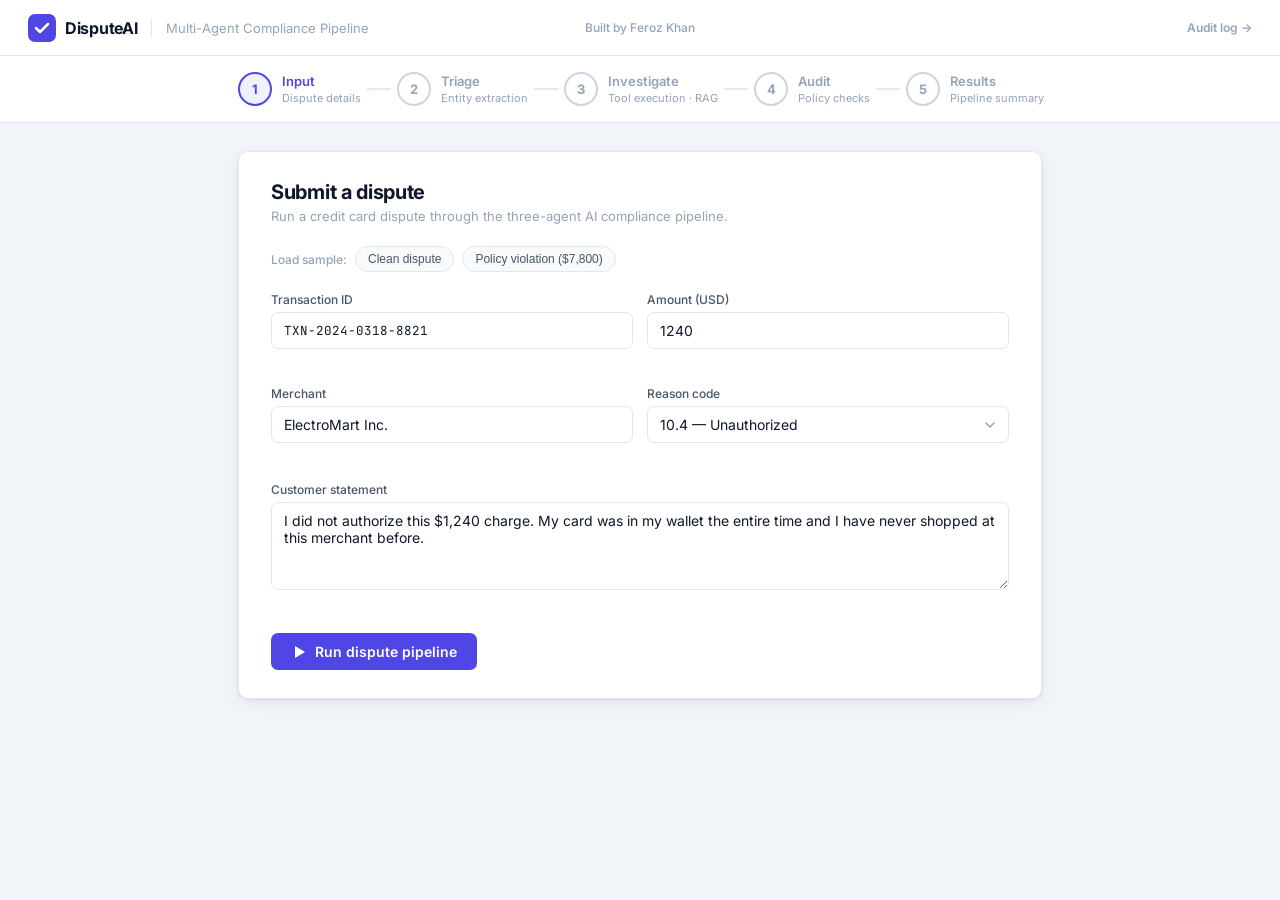
<file: frontend/index.html>
<!DOCTYPE html>
<html lang="en">
<head>
  <meta charset="UTF-8">
  <meta name="viewport" content="width=device-width, initial-scale=1.0">
  <title>DisputeAI — Multi-Agent Compliance Pipeline</title>
  <link rel="preconnect" href="https://fonts.googleapis.com">
  <link href="https://fonts.googleapis.com/css2?family=Inter:wght@400;500;600;700&family=JetBrains+Mono:wght@400;500&display=swap" rel="stylesheet">
  <link rel="stylesheet" href="style.css">
</head>
<body>

  <!-- ── Top bar ───────────────────────────────────────────────────── -->
  <header class="topbar">
    <div class="topbar-left">
      <div class="logo">
        <svg width="28" height="28" viewBox="0 0 28 28" fill="none">
          <rect width="28" height="28" rx="7" fill="#4f46e5"/>
          <path d="M8 14l4 4 8-8" stroke="#fff" stroke-width="2.5" stroke-linecap="round" stroke-linejoin="round"/>
        </svg>
        <span class="logo-name">DisputeAI</span>
      </div>
      <span class="topbar-divider"></span>
      <span class="topbar-subtitle">Multi-Agent Compliance Pipeline</span>
    </div>
    <div class="topbar-center">Built by Feroz Khan</div>
    <div class="topbar-right">
      <a href="audit.html" class="topbar-audit-link">Audit log →</a>
      <div id="liveIndicator" class="live-indicator hidden">
        <span class="live-dot"></span> Processing
      </div>
    </div>
  </header>

  <!-- ── Step progress bar ─────────────────────────────────────────── -->
  <div class="stepper-wrap">
    <div class="stepper" id="stepper">
      <div class="step-item" data-step="1" data-state="active">
        <div class="step-node"><span class="step-num">1</span><svg class="step-check" viewBox="0 0 16 16"><path d="M3 8l4 4 6-6" stroke="currentColor" stroke-width="2" stroke-linecap="round" stroke-linejoin="round" fill="none"/></svg></div>
        <div class="step-info"><div class="step-title">Input</div><div class="step-desc">Dispute details</div></div>
      </div>
      <div class="step-line" data-after="1"></div>
      <div class="step-item" data-step="2" data-state="pending">
        <div class="step-node"><span class="step-num">2</span><svg class="step-check" viewBox="0 0 16 16"><path d="M3 8l4 4 6-6" stroke="currentColor" stroke-width="2" stroke-linecap="round" stroke-linejoin="round" fill="none"/></svg></div>
        <div class="step-info"><div class="step-title">Triage</div><div class="step-desc">Entity extraction</div></div>
      </div>
      <div class="step-line" data-after="2"></div>
      <div class="step-item" data-step="3" data-state="pending">
        <div class="step-node"><span class="step-num">3</span><svg class="step-check" viewBox="0 0 16 16"><path d="M3 8l4 4 6-6" stroke="currentColor" stroke-width="2" stroke-linecap="round" stroke-linejoin="round" fill="none"/></svg></div>
        <div class="step-info"><div class="step-title">Investigate</div><div class="step-desc">Tool execution · RAG</div></div>
      </div>
      <div class="step-line" data-after="3"></div>
      <div class="step-item" data-step="4" data-state="pending">
        <div class="step-node"><span class="step-num">4</span><svg class="step-check" viewBox="0 0 16 16"><path d="M3 8l4 4 6-6" stroke="currentColor" stroke-width="2" stroke-linecap="round" stroke-linejoin="round" fill="none"/></svg></div>
        <div class="step-info"><div class="step-title">Audit</div><div class="step-desc">Policy checks</div></div>
      </div>
      <div class="step-line" data-after="4"></div>
      <div class="step-item" data-step="5" data-state="pending">
        <div class="step-node"><span class="step-num">5</span><svg class="step-check" viewBox="0 0 16 16"><path d="M3 8l4 4 6-6" stroke="currentColor" stroke-width="2" stroke-linecap="round" stroke-linejoin="round" fill="none"/></svg></div>
        <div class="step-info"><div class="step-title">Results</div><div class="step-desc">Pipeline summary</div></div>
      </div>
    </div>
  </div>

  <!-- ── Panels ─────────────────────────────────────────────────────── -->
  <main class="main">

    <!-- Panel 1: Input -->
    <section id="panel-1" class="panel panel-active">
      <div class="card">
        <div class="card-header">
          <h2 class="card-title">Submit a dispute</h2>
          <p class="card-desc">Run a credit card dispute through the three-agent AI compliance pipeline.</p>
        </div>

        <div class="sample-bar">
          <span class="sample-bar-label">Load sample:</span>
          <button class="chip" id="loadApprove">Clean dispute</button>
          <button class="chip" id="loadViolation">Policy violation ($7,800)</button>
        </div>

        <form id="disputeForm">
          <div class="form-grid">
            <div class="field">
              <label>Transaction ID</label>
              <input id="f_txn" type="text" class="mono" placeholder="TXN-2024-0318-8821" required>
              <div class="field-error" id="err_txn"></div>
            </div>
            <div class="field">
              <label>Amount (USD)</label>
              <input id="f_amt" type="number" step="0.01" min="0.01" max="1000000" placeholder="1240.00" required>
              <div class="field-error" id="err_amt"></div>
            </div>
            <div class="field">
              <label>Merchant</label>
              <input id="f_merch" type="text" placeholder="ElectroMart Inc." required>
              <div class="field-error" id="err_merch"></div>
            </div>
            <div class="field">
              <label>Reason code</label>
              <select id="f_reason">
                <option value="10.4">10.4 — Unauthorized</option>
                <option value="10.5">10.5 — Visa fraud</option>
                <option value="11.3">11.3 — No authorization</option>
                <option value="12.1">12.1 — Late presentment</option>
                <option value="12.4">12.4 — Incorrect account</option>
                <option value="12.5">12.5 — Incorrect amount</option>
                <option value="13.1">13.1 — Not received</option>
                <option value="13.2">13.2 — Cancelled recurring</option>
              </select>
            </div>
          </div>
          <div class="field" style="margin-top:16px">
            <label>Customer statement</label>
            <textarea id="f_stmt" rows="4" placeholder="Describe the disputed transaction…" required></textarea>
            <div class="field-error" id="err_stmt"></div>
          </div>
          <div style="margin-top:20px">
            <button type="submit" class="btn-primary" id="submitBtn">
              <svg width="16" height="16" viewBox="0 0 16 16" fill="none"><polygon points="4,2 14,8 4,14" fill="white"/></svg>
              Run dispute pipeline
            </button>
          </div>
        </form>
      </div>
    </section>

    <!-- Panel 2: Triage -->
    <section id="panel-2" class="panel">
      <div class="agent-card agent-triage">
        <div class="agent-card-header">
          <div class="agent-id">
            <div class="agent-badge triage">A1</div>
            <div>
              <div class="agent-name">Triage &amp; Router</div>
              <div class="agent-model">Entity extraction · PII masking</div>
            </div>
          </div>
          <div class="agent-status" id="triageStatus">
            <span class="spinner-sm"></span> Running…
          </div>
        </div>
        <div id="triageBody" class="agent-body hidden">
          <div class="section-title">Extracted entities</div>
          <div class="pills-row" id="triagePills"></div>

          <div class="section-title" style="margin-top:20px">PII-masked statement</div>
          <div class="code-box" id="maskedStmt"></div>

          <div class="metrics-strip" id="triageMetrics"></div>
        </div>
      </div>
    </section>

    <!-- Panel 3: Investigator -->
    <section id="panel-3" class="panel">
      <div class="agent-card agent-investigator">
        <div class="agent-card-header">
          <div class="agent-id">
            <div class="agent-badge investigator">A2</div>
            <div>
              <div class="agent-name">Investigator</div>
              <div class="agent-model">Tool execution · RAG retrieval</div>
            </div>
          </div>
          <div class="agent-status" id="invStatus">
            <span class="spinner-sm"></span> Running…
          </div>
        </div>
        <div class="agent-body">

          <div class="section-title">Tool execution log</div>
          <div class="tool-timeline" id="toolTimeline"></div>

          <div id="invBodyExtra" class="hidden">
            <!-- Classifier output -->
            <div id="classifierSection" style="margin-top:24px">
              <div class="section-title">Decision Tree Classifier</div>
              <div class="classifier-card">
                <div class="classifier-top">
                  <div class="classifier-prob">
                    <div class="prob-label">Fraud probability</div>
                    <div class="prob-bar-wrap">
                      <div class="prob-bar" id="probBar"></div>
                    </div>
                    <div class="prob-meta" id="probMeta"></div>
                  </div>
                  <div class="classifier-pred" id="classifierPred"></div>
                </div>
                <div class="classifier-detail">
                  <div class="two-col-layout">
                    <div>
                      <div class="sub-title">Decision path</div>
                      <div class="decision-path" id="decisionPath"></div>
                    </div>
                    <div>
                      <div class="sub-title">Top features</div>
                      <div class="feature-list" id="featureList"></div>
                    </div>
                  </div>
                </div>
              </div>
            </div>

            <div class="two-col-layout" style="margin-top:24px">
              <div>
                <div class="section-title">Retrieved Visa rule clause</div>
                <div class="rag-card" id="ragCard"></div>
              </div>
              <div>
                <div class="section-title">Fraud signals</div>
                <ul class="signal-list" id="signalList"></ul>
              </div>
            </div>

            <div class="verdict-conf-row" style="margin-top:24px">
              <div>
                <div class="section-title">Recommendation</div>
                <div id="recBadge" class="verdict-badge"></div>
              </div>
              <div class="conf-block">
                <div class="section-title">Confidence <span id="confPct" class="conf-pct-label"></span></div>
                <div class="conf-track"><div class="conf-fill" id="confFill"></div></div>
              </div>
            </div>

            <div class="metrics-strip" id="invMetrics"></div>
          </div>
        </div>
      </div>
    </section>

    <!-- Panel 4: Auditor -->
    <section id="panel-4" class="panel">
      <div class="agent-card agent-auditor">
        <div class="agent-card-header">
          <div class="agent-id">
            <div class="agent-badge auditor">A3</div>
            <div>
              <div class="agent-name">Auditor <span class="indep-tag"></span></div>
              <div class="agent-model">Deterministic policy checks</div>
            </div>
          </div>
          <div class="agent-status" id="auditorStatus">
            <span class="spinner-sm"></span> Running…
          </div>
        </div>
        <div id="auditorBody" class="agent-body hidden">
          <div id="violationBanner" class="alert-banner hidden"></div>

          <div id="reasoningBox" class="reasoning-box hidden"></div>

          <div class="section-title" style="margin-top:22px">Policy rules</div>
          <div class="rules-list" id="rulesList"></div>

          <div class="verdict-row-audit" style="margin-top:24px">
            <div>
              <div class="section-title">Verdict</div>
              <div class="verdict-badge large" id="auditVerdict"></div>
            </div>
            <div class="audit-log-toggle">
              <button class="link-btn" id="auditToggle">Show audit log entry ↓</button>
              <pre class="code-box audit-pre hidden" id="auditPre"></pre>
            </div>
          </div>

          <div class="metrics-strip" id="auditorMetrics"></div>

          <div id="violationActions" class="violation-actions hidden">
            <button class="btn-ghost" id="reviewBtn">Flag for manual review</button>
            <button class="btn-primary" id="resetFromViolation">↺ Run another dispute</button>
          </div>
        </div>
      </div>
    </section>

    <!-- Panel 5: Results -->
    <section id="panel-5" class="panel">
      <div class="card results-card">
        <div class="results-top">
          <div>
            <h2 class="card-title">Pipeline complete</h2>
            <p class="card-desc">All three agents executed. Full cost and latency breakdown below.</p>
          </div>
          <div id="finalVerdict" class="verdict-badge xlarge"></div>
        </div>

        <div class="section-title" style="margin-top:28px">Summary</div>
        <div class="summary-grid" id="summaryGrid"></div>

        <div id="reasoningSummary"></div>

        <div class="section-title" style="margin-top:28px">Per-agent breakdown</div>
        <table class="breakdown-table">
          <thead><tr><th>Agent</th><th>Latency</th><th>Tokens in</th><th>Tokens out</th><th>Cost</th></tr></thead>
          <tbody id="breakdownBody"></tbody>
        </table>

        <div id="evalRow" class="eval-row"></div>

        <div style="margin-top:32px">
          <button class="btn-primary" id="resetBtn">↺ Run another dispute</button>
        </div>
      </div>
    </section>

  </main>

  <div id="errBanner" class="err-banner hidden"></div>
  <script src="app.js"></script>
</body>
</html>
</file>
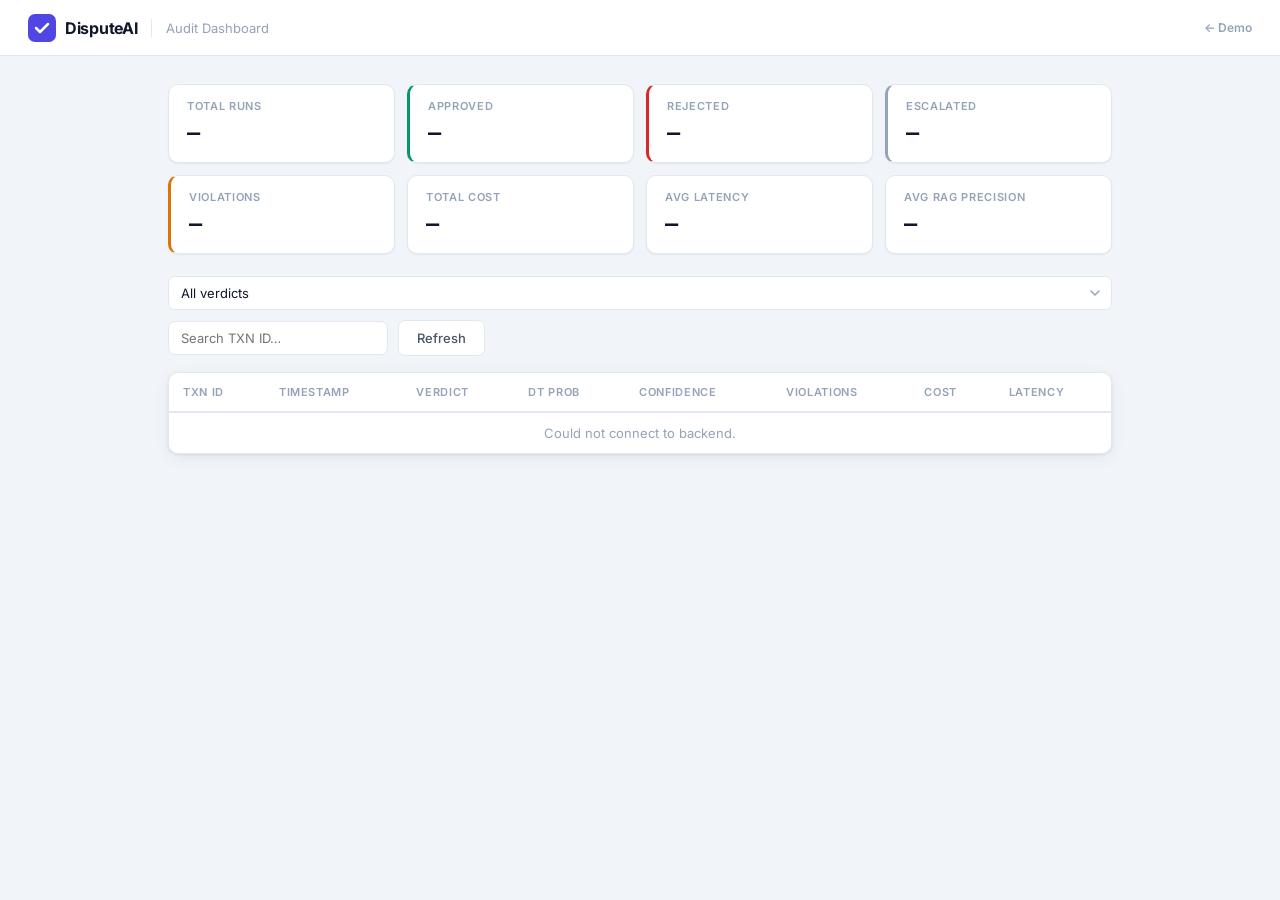
<file: frontend/audit.html>
<!DOCTYPE html>
<html lang="en">
<head>
  <meta charset="UTF-8">
  <meta name="viewport" content="width=device-width, initial-scale=1.0">
  <title>DisputeAI — Audit Dashboard</title>
  <link rel="preconnect" href="https://fonts.googleapis.com">
  <link href="https://fonts.googleapis.com/css2?family=Inter:wght@400;500;600;700&family=JetBrains+Mono:wght@400;500&display=swap" rel="stylesheet">
  <link rel="stylesheet" href="style.css">
</head>
<body>

  <!-- ── Top bar ───────────────────────────────────────────────────── -->
  <header class="topbar">
    <div class="topbar-left">
      <div class="logo">
        <svg width="28" height="28" viewBox="0 0 28 28" fill="none">
          <rect width="28" height="28" rx="7" fill="#4f46e5"/>
          <path d="M8 14l4 4 8-8" stroke="#fff" stroke-width="2.5" stroke-linecap="round" stroke-linejoin="round"/>
        </svg>
        <span class="logo-name">DisputeAI</span>
      </div>
      <span class="topbar-divider"></span>
      <span class="topbar-subtitle">Audit Dashboard</span>
    </div>
    <div class="topbar-right">
      <a href="index.html" class="topbar-audit-link">← Demo</a>
    </div>
  </header>

  <main class="audit-main">

    <!-- ── Stats header ──────────────────────────────────────────── -->
    <div class="audit-stats-grid">
      <div class="audit-stat-card">
        <div class="audit-stat-label">Total runs</div>
        <div class="audit-stat-value" id="total-runs">—</div>
      </div>
      <div class="audit-stat-card v-approve">
        <div class="audit-stat-label">Approved</div>
        <div class="audit-stat-value" id="stat-approved">—</div>
      </div>
      <div class="audit-stat-card v-reject">
        <div class="audit-stat-label">Rejected</div>
        <div class="audit-stat-value" id="stat-rejected">—</div>
      </div>
      <div class="audit-stat-card v-escalate">
        <div class="audit-stat-label">Escalated</div>
        <div class="audit-stat-value" id="stat-escalated">—</div>
      </div>
      <div class="audit-stat-card v-policy_violation">
        <div class="audit-stat-label">Violations</div>
        <div class="audit-stat-value" id="stat-violations">—</div>
      </div>
      <div class="audit-stat-card">
        <div class="audit-stat-label">Total cost</div>
        <div class="audit-stat-value" id="stat-cost">—</div>
      </div>
      <div class="audit-stat-card">
        <div class="audit-stat-label">Avg latency</div>
        <div class="audit-stat-value" id="stat-latency">—</div>
      </div>
      <div class="audit-stat-card">
        <div class="audit-stat-label">Avg RAG precision</div>
        <div class="audit-stat-value" id="stat-rag">—</div>
      </div>
    </div>

    <!-- ── Filter bar ────────────────────────────────────────────── -->
    <div class="audit-filter-bar">
      <select id="verdictFilter" class="audit-select">
        <option value="">All verdicts</option>
        <option value="approve">Approved</option>
        <option value="reject">Rejected</option>
        <option value="escalate">Escalated</option>
        <option value="policy_violation">Policy violation</option>
      </select>
      <input type="text" id="txnSearch" class="audit-search" placeholder="Search TXN ID…">
      <button class="btn-ghost" id="refreshBtn">Refresh</button>
    </div>

    <!-- ── Runs table ─────────────────────────────────────────────── -->
    <div class="audit-table-wrap card">
      <table class="runs-table">
        <thead>
          <tr>
            <th>TXN ID</th>
            <th>Timestamp</th>
            <th>Verdict</th>
            <th>DT Prob</th>
            <th>Confidence</th>
            <th>Violations</th>
            <th>Cost</th>
            <th>Latency</th>
          </tr>
        </thead>
        <tbody id="runsBody">
          <tr><td colspan="8" class="table-empty">Loading runs…</td></tr>
        </tbody>
      </table>
    </div>

    <!-- ── Pagination ─────────────────────────────────────────────── -->
    <div class="audit-pagination" id="pagination"></div>

    <!-- ── Replay panel ──────────────────────────────────────────── -->
    <div id="replayPanel" class="replay-panel hidden">

      <div class="replay-banner" id="replayBanner"></div>

      <div style="display:flex;align-items:center;justify-content:space-between;margin-bottom:24px">
        <h2 class="replay-heading">Dispute replay</h2>
        <button class="btn-ghost" id="closeReplay">✕ Close replay</button>
      </div>

      <!-- Agent 1 — Triage -->
      <div class="replay-section">
        <div class="replay-agent-header">
          <div class="agent-badge triage" style="width:32px;height:32px;font-size:11px">A1</div>
          <div>
            <div class="replay-agent-name">Triage &amp; Router</div>
            <div class="agent-model">Entity extraction · PII masking</div>
          </div>
        </div>
        <div class="section-title" style="margin-top:16px">Extracted entities</div>
        <div class="pills-row" id="rp-triagePills"></div>
        <div class="section-title" style="margin-top:16px">PII-masked statement</div>
        <div class="code-box" id="rp-maskedStmt"></div>
        <div class="metrics-strip" id="rp-triageMetrics"></div>
      </div>

      <!-- Agent 2 — Investigator -->
      <div class="replay-section">
        <div class="replay-agent-header">
          <div class="agent-badge investigator" style="width:32px;height:32px;font-size:11px">A2</div>
          <div>
            <div class="replay-agent-name">Investigator</div>
            <div class="agent-model">Tool execution · RAG retrieval · DT classifier</div>
          </div>
        </div>

        <div class="section-title" style="margin-top:16px">Tool call log</div>
        <div class="tool-timeline" id="rp-toolLog"></div>

        <!-- Classifier -->
        <div style="margin-top:20px">
          <div class="section-title">Classifier output</div>
          <div class="classifier-card" id="rp-classifierCard">
            <div class="classifier-top">
              <div class="classifier-prob">
                <div class="prob-label">Fraud probability</div>
                <div class="prob-bar-wrap"><div class="prob-bar" id="rp-probBar"></div></div>
                <div class="prob-meta" id="rp-probMeta"></div>
              </div>
              <div class="classifier-pred" id="rp-classifierPred"></div>
            </div>
            <div class="classifier-detail">
              <div class="two-col-layout">
                <div>
                  <div class="sub-title">Decision path</div>
                  <div class="decision-path" id="rp-decisionPath"></div>
                </div>
                <div>
                  <div class="sub-title">Top features</div>
                  <div class="feature-list" id="rp-featureList"></div>
                </div>
              </div>
            </div>
          </div>
        </div>

        <!-- RAG chunks + fraud signals -->
        <div class="two-col-layout" style="margin-top:20px">
          <div>
            <div class="section-title">RAG chunks retrieved</div>
            <div id="rp-ragChunks"></div>
          </div>
          <div>
            <div class="section-title">Fraud signals</div>
            <ul class="signal-list" id="rp-signalList"></ul>
          </div>
        </div>

        <!-- LLM reasoning (collapsible) -->
        <div style="margin-top:20px">
          <div style="display:flex;align-items:center;gap:10px;margin-bottom:8px">
            <div class="section-title" style="margin-bottom:0">LLM reasoning</div>
            <button class="link-btn" id="rp-reasoningToggle">Show ↓</button>
          </div>
          <pre class="code-box rp-reasoning-pre hidden" id="rp-reasoning"></pre>
        </div>

        <!-- Recommendation + confidence -->
        <div class="verdict-conf-row" style="margin-top:20px">
          <div>
            <div class="section-title">Recommendation</div>
            <div id="rp-recBadge" class="verdict-badge"></div>
          </div>
          <div class="conf-block">
            <div class="section-title">Confidence <span id="rp-confPct" class="conf-pct-label"></span></div>
            <div class="conf-track"><div class="conf-fill" id="rp-confFill"></div></div>
          </div>
        </div>

        <div class="metrics-strip" id="rp-invMetrics"></div>
      </div>

      <!-- Agent 3 — Auditor -->
      <div class="replay-section">
        <div class="replay-agent-header">
          <div class="agent-badge auditor" style="width:32px;height:32px;font-size:11px">A3</div>
          <div>
            <div class="replay-agent-name">Auditor</div>
            <div class="agent-model">Deterministic policy checks</div>
          </div>
        </div>

        <div id="rp-violationBanner" class="alert-banner hidden" style="margin-top:16px"></div>

        <div class="section-title" style="margin-top:16px">Policy rules</div>
        <div class="rules-list" id="rp-rulesList"></div>

        <div style="margin-top:16px">
          <div class="section-title">Verdict</div>
          <div id="rp-verdict" class="verdict-badge large"></div>
        </div>

        <div class="reasoning-box" id="rp-audReasoning" style="margin-top:16px"></div>

        <div class="metrics-strip" id="rp-audMetrics"></div>
      </div>

      <!-- Pipeline totals -->
      <div class="replay-section">
        <div class="section-title">Pipeline totals</div>
        <div class="metrics-strip" id="rp-totals"></div>
      </div>

    </div><!-- /replayPanel -->

  </main>

  <div id="errBanner" class="err-banner hidden"></div>
  <script src="audit.js"></script>
</body>
</html>
</file>
<file: frontend/style.css>
/* ── Design tokens ───────────────────────────────────────────────────── */
:root {
  --bg:         #f1f5f9;
  --surface:    #ffffff;
  --surface-2:  #f8fafc;
  --border:     #e2e8f0;
  --border-2:   #cbd5e1;

  --text:       #0f172a;
  --text-mid:   #475569;
  --text-muted: #94a3b8;

  /* Agent palette */
  --triage:      #7c3aed;
  --triage-bg:   #f5f3ff;
  --triage-border: #ddd6fe;

  --inv:         #0369a1;
  --inv-bg:      #f0f9ff;
  --inv-border:  #bae6fd;

  --auditor:     #c2410c;
  --auditor-bg:  #fff7ed;
  --auditor-border: #fed7aa;

  /* Status colors */
  --green:       #059669;
  --green-bg:    #ecfdf5;
  --green-border:#a7f3d0;

  --red:         #dc2626;
  --red-bg:      #fef2f2;
  --red-border:  #fecaca;

  --amber:       #d97706;
  --amber-bg:    #fffbeb;
  --amber-border:#fde68a;

  --blue:        #2563eb;
  --blue-bg:     #eff6ff;
  --blue-border: #bfdbfe;

  --radius:    10px;
  --radius-sm: 7px;
  --shadow:    0 1px 3px rgba(0,0,0,.08), 0 4px 16px rgba(0,0,0,.06);
  --shadow-sm: 0 1px 2px rgba(0,0,0,.06);

  --mono: 'JetBrains Mono', 'SF Mono', 'Consolas', monospace;
  --sans: 'Inter', -apple-system, BlinkMacSystemFont, 'Segoe UI', sans-serif;
}

/* ── Reset ───────────────────────────────────────────────────────────── */
*, *::before, *::after { box-sizing: border-box; margin: 0; padding: 0; }
html { font-size: 15px; }
body {
  background: var(--bg);
  color: var(--text);
  font-family: var(--sans);
  min-height: 100vh;
  -webkit-font-smoothing: antialiased;
}

/* ── Top bar ─────────────────────────────────────────────────────────── */
.topbar {
  height: 56px;
  background: var(--surface);
  border-bottom: 1px solid var(--border);
  display: flex;
  align-items: center;
  justify-content: space-between;
  padding: 0 28px;
  position: sticky;
  top: 0;
  z-index: 20;
}

.topbar-left { display: flex; align-items: center; gap: 14px; }
.logo { display: flex; align-items: center; gap: 9px; }
.logo-name { font-weight: 700; font-size: 16px; letter-spacing: -.3px; }
.topbar-divider { width: 1px; height: 18px; background: var(--border); }
.topbar-subtitle { font-size: 13px; color: var(--text-muted); }

.live-indicator {
  display: flex;
  align-items: center;
  gap: 7px;
  font-size: 12px;
  font-weight: 600;
  color: var(--inv);
  background: var(--inv-bg);
  border: 1px solid var(--inv-border);
  padding: 4px 12px;
  border-radius: 999px;
}
.live-dot {
  width: 7px; height: 7px;
  border-radius: 50%;
  background: var(--inv);
  animation: blink 1.2s ease-in-out infinite;
}
@keyframes blink { 0%,100% { opacity: 1; } 50% { opacity: .3; } }

/* ── Stepper ─────────────────────────────────────────────────────────── */
.stepper-wrap {
  background: var(--surface);
  border-bottom: 1px solid var(--border);
  padding: 16px 0;
}

.stepper {
  display: flex;
  align-items: center;
  max-width: 860px;
  margin: 0 auto;
  padding: 0 28px;
}

.step-item {
  display: flex;
  align-items: center;
  gap: 10px;
  flex-shrink: 0;
}

.step-node {
  width: 34px; height: 34px;
  border-radius: 50%;
  border: 2px solid var(--border-2);
  background: var(--surface);
  color: var(--text-muted);
  display: flex;
  align-items: center;
  justify-content: center;
  font-size: 13px;
  font-weight: 700;
  transition: all .3s;
  flex-shrink: 0;
}
.step-num  { display: block; }
.step-check { display: none; width: 16px; height: 16px; }

.step-info { line-height: 1.3; }
.step-title { font-size: 13px; font-weight: 600; color: var(--text-muted); transition: color .3s; }
.step-desc  { font-size: 11px; color: var(--text-muted); margin-top: 1px; }

.step-line {
  flex: 1;
  height: 2px;
  background: var(--border);
  margin: 0 6px;
  min-width: 24px;
  transition: background .3s;
}

/* Active */
.step-item[data-step="1"][data-state="active"] .step-node  { border-color: #4f46e5; color: #4f46e5; background: #eef2ff; }
.step-item[data-step="1"][data-state="active"] .step-title { color: #4f46e5; }
.step-item[data-step="2"][data-state="active"] .step-node  { border-color: var(--triage); color: var(--triage); background: var(--triage-bg); animation: ring 1.5s infinite; }
.step-item[data-step="2"][data-state="active"] .step-title { color: var(--triage); }
.step-item[data-step="3"][data-state="active"] .step-node  { border-color: var(--inv); color: var(--inv); background: var(--inv-bg); animation: ring 1.5s infinite; }
.step-item[data-step="3"][data-state="active"] .step-title { color: var(--inv); }
.step-item[data-step="4"][data-state="active"] .step-node  { border-color: var(--auditor); color: var(--auditor); background: var(--auditor-bg); animation: ring 1.5s infinite; }
.step-item[data-step="4"][data-state="active"] .step-title { color: var(--auditor); }
.step-item[data-step="5"][data-state="active"] .step-node  { border-color: var(--green); color: var(--green); background: var(--green-bg); animation: ring 1.5s infinite; }
.step-item[data-step="5"][data-state="active"] .step-title { color: var(--green); }

@keyframes ring {
  0%,100% { box-shadow: 0 0 0 0 currentColor; }
  50%      { box-shadow: 0 0 0 5px transparent; }
}

/* Complete */
.step-item[data-state="complete"] .step-node  { background: var(--green); border-color: var(--green); color: #fff; }
.step-item[data-state="complete"] .step-title { color: var(--green); }
.step-item[data-state="complete"] .step-num   { display: none; }
.step-item[data-state="complete"] .step-check { display: block; }
.step-item[data-state="complete"] + .step-line { background: var(--green); }

/* ── Layout ──────────────────────────────────────────────────────────── */
.main {
  max-width: 860px;
  margin: 0 auto;
  padding: 28px 28px 48px;
}

.panel { display: none; }
.panel-active { display: block; animation: slideIn .25s ease; }
@keyframes slideIn {
  from { opacity: 0; transform: translateY(12px); }
  to   { opacity: 1; transform: translateY(0); }
}

/* ── Base card ───────────────────────────────────────────────────────── */
.card {
  background: var(--surface);
  border: 1px solid var(--border);
  border-radius: var(--radius);
  padding: 28px 32px;
  box-shadow: var(--shadow);
}
.card-title { font-size: 20px; font-weight: 700; letter-spacing: -.3px; }
.card-desc  { font-size: 13px; color: var(--text-muted); margin-top: 4px; }
.card-header { margin-bottom: 22px; }

/* ── Agent cards ─────────────────────────────────────────────────────── */
.agent-card {
  background: var(--surface);
  border-radius: var(--radius);
  box-shadow: var(--shadow);
  overflow: hidden;
  border: 1px solid var(--border);
}

.agent-card-header {
  display: flex;
  align-items: center;
  justify-content: space-between;
  padding: 18px 24px;
  border-bottom: 1px solid var(--border);
}
.agent-triage      .agent-card-header { background: var(--triage-bg); border-bottom-color: var(--triage-border); }
.agent-investigator .agent-card-header { background: var(--inv-bg);    border-bottom-color: var(--inv-border); }
.agent-auditor     .agent-card-header { background: var(--auditor-bg); border-bottom-color: var(--auditor-border); }

.agent-id { display: flex; align-items: center; gap: 12px; }

.agent-badge {
  width: 36px; height: 36px;
  border-radius: 9px;
  display: flex; align-items: center; justify-content: center;
  font-size: 12px; font-weight: 800; color: #fff;
  flex-shrink: 0;
}
.agent-badge.triage       { background: var(--triage); }
.agent-badge.investigator { background: var(--inv); }
.agent-badge.auditor      { background: var(--auditor); }

.agent-name  { font-size: 15px; font-weight: 700; }
.agent-model { font-size: 12px; color: var(--text-muted); margin-top: 2px; }
.indep-tag   { font-weight: 400; color: var(--text-muted); }

.agent-status {
  display: flex; align-items: center; gap: 7px;
  font-size: 12px; font-weight: 600; color: var(--text-muted);
}
.agent-status.done { color: var(--green); }

.agent-body { padding: 24px; }
.agent-body.hidden { display: none; }

/* ── Section labels ──────────────────────────────────────────────────── */
.section-title {
  font-size: 11px;
  font-weight: 600;
  text-transform: uppercase;
  letter-spacing: .07em;
  color: var(--text-muted);
  margin-bottom: 10px;
}

/* ── Spinner ─────────────────────────────────────────────────────────── */
.spinner-sm {
  width: 14px; height: 14px;
  border: 2px solid var(--border);
  border-top-color: var(--inv);
  border-radius: 50%;
  animation: spin .65s linear infinite;
  flex-shrink: 0;
}
@keyframes spin { to { transform: rotate(360deg); } }

/* ── Input form ──────────────────────────────────────────────────────── */
.sample-bar {
  display: flex; align-items: center; gap: 8px;
  margin-bottom: 20px; flex-wrap: wrap;
}
.sample-bar-label { font-size: 12px; color: var(--text-muted); font-weight: 500; }

.chip {
  font-size: 12px; font-weight: 500;
  border: 1px solid var(--border);
  background: var(--surface-2);
  color: var(--text-mid);
  padding: 5px 12px; border-radius: 999px;
  cursor: pointer; transition: all .15s;
}
.chip:hover { border-color: #4f46e5; color: #4f46e5; background: #eef2ff; }

.form-grid { display: grid; grid-template-columns: 1fr 1fr; gap: 14px; }

.field { display: flex; flex-direction: column; gap: 5px; }
.field label { font-size: 12px; font-weight: 500; color: var(--text-mid); }

input, select, textarea {
  font-family: var(--sans);
  font-size: 14px;
  background: var(--surface);
  border: 1px solid var(--border);
  border-radius: var(--radius-sm);
  color: var(--text);
  padding: 9px 12px;
  width: 100%;
  outline: none;
  transition: border-color .15s, box-shadow .15s;
}
input:focus, select:focus, textarea:focus {
  border-color: #4f46e5;
  box-shadow: 0 0 0 3px rgba(79,70,229,.1);
}
input.mono, .code-box { font-family: var(--mono); font-size: 12.5px; }
textarea { resize: vertical; }
select { cursor: pointer; appearance: none;
  background-image: url("data:image/svg+xml,%3Csvg xmlns='http://www.w3.org/2000/svg' width='12' height='12' viewBox='0 0 12 12'%3E%3Cpath d='M2 4l4 4 4-4' stroke='%2394a3b8' stroke-width='1.5' stroke-linecap='round' stroke-linejoin='round' fill='none'/%3E%3C/svg%3E");
  background-repeat: no-repeat;
  background-position: right 12px center;
  padding-right: 32px;
}

.btn-primary {
  display: inline-flex; align-items: center; gap: 8px;
  background: #4f46e5; color: #fff;
  border: none; border-radius: var(--radius-sm);
  font-family: var(--sans); font-size: 14px; font-weight: 600;
  padding: 10px 20px; cursor: pointer;
  transition: background .15s;
}
.btn-primary:hover { background: #4338ca; }
.btn-primary:disabled { opacity: .45; cursor: not-allowed; }

.btn-ghost {
  background: var(--surface); border: 1px solid var(--border);
  color: var(--text-mid); font-family: var(--sans);
  font-size: 13px; font-weight: 500;
  padding: 9px 18px; border-radius: var(--radius-sm);
  cursor: pointer; transition: all .15s;
}
.btn-ghost:hover { border-color: var(--border-2); color: var(--text); }

.link-btn {
  background: none; border: none;
  color: var(--text-muted); font-size: 12px; font-weight: 500;
  cursor: pointer; padding: 0; transition: color .15s;
  font-family: var(--sans);
}
.link-btn:hover { color: var(--text); }

/* ── Entity pills ────────────────────────────────────────────────────── */
.pills-row { display: flex; flex-wrap: wrap; gap: 7px; }
.pill {
  display: inline-flex; align-items: center; gap: 5px;
  border-radius: 999px;
  border: 1px solid var(--border);
  background: var(--surface-2);
  padding: 4px 11px;
  font-size: 12px;
}
.pill-key   { color: var(--text-muted); font-weight: 500; }
.pill-val   { color: var(--text); font-family: var(--mono); font-size: 11px; font-weight: 500; }
.pill.urgency-high_value    { border-color: var(--amber-border); background: var(--amber-bg); }
.pill.urgency-high_value    .pill-val { color: var(--amber); }
.pill.urgency-time_sensitive{ border-color: var(--red-border); background: var(--red-bg); }
.pill.urgency-time_sensitive .pill-val { color: var(--red); }
.pill.urgency-standard      { border-color: var(--green-border); background: var(--green-bg); }
.pill.urgency-standard      .pill-val { color: var(--green); }

/* ── Code box ────────────────────────────────────────────────────────── */
.code-box {
  background: var(--surface-2);
  border: 1px solid var(--border);
  border-radius: var(--radius-sm);
  padding: 13px 15px;
  font-family: var(--mono);
  font-size: 12.5px;
  line-height: 1.65;
  color: var(--text-mid);
  white-space: pre-wrap;
  word-break: break-word;
}
.pii-mask {
  background: #fef3c7; color: #92400e;
  border-radius: 3px; padding: 0 4px;
  font-weight: 600;
}

/* ── Metric strip ────────────────────────────────────────────────────── */
.metrics-strip {
  display: grid;
  grid-template-columns: repeat(4, 1fr);
  gap: 10px;
  margin-top: 22px;
  padding-top: 20px;
  border-top: 1px solid var(--border);
}
.metric-tile {
  background: var(--surface-2);
  border: 1px solid var(--border);
  border-radius: var(--radius-sm);
  padding: 12px 14px;
  opacity: 0;
  animation: fadeUp .3s ease forwards;
}
.metric-tile:nth-child(1) { animation-delay: .05s; }
.metric-tile:nth-child(2) { animation-delay: .10s; }
.metric-tile:nth-child(3) { animation-delay: .15s; }
.metric-tile:nth-child(4) { animation-delay: .20s; }
@keyframes fadeUp {
  from { opacity:0; transform: translateY(6px); }
  to   { opacity:1; transform: translateY(0); }
}
.metric-tile-label { font-size: 10px; font-weight: 600; text-transform: uppercase; letter-spacing: .06em; color: var(--text-muted); margin-bottom: 5px; }
.metric-tile-value { font-size: 18px; font-weight: 700; font-family: var(--mono); color: var(--text); }
.metric-tile-sub   { font-size: 10px; color: var(--text-muted); margin-top: 2px; }

/* ── Tool timeline (investigator) ────────────────────────────────────── */
.tool-timeline {
  display: flex;
  flex-direction: column;
  border: 1px solid var(--border);
  border-radius: var(--radius-sm);
  overflow: hidden;
  background: var(--surface);
}

.tool-row {
  display: flex;
  align-items: flex-start;
  gap: 0;
  border-bottom: 1px solid var(--border);
  animation: fadeUp .25s ease both;
}
.tool-row:last-child { border-bottom: none; }

.tool-row-left {
  display: flex;
  align-items: flex-start;
  gap: 12px;
  flex: 1;
  padding: 13px 16px;
}

.tool-icon {
  width: 32px; height: 28px;
  border-radius: 7px;
  display: flex; align-items: center; justify-content: center;
  font-size: 10px;
  font-weight: 700;
  font-family: var(--mono);
  color: var(--text-mid);
  letter-spacing: -.3px;
  flex-shrink: 0;
  margin-top: 1px;
}
.tool-icon.db    { background: #e0f2fe; }
.tool-icon.speed { background: #fef3c7; }
.tool-icon.risk  { background: #fce7f3; }
.tool-icon.doc   { background: #dcfce7; }

.tool-text { flex: 1; }
.tool-name { font-size: 13px; font-weight: 600; color: var(--text); font-family: var(--mono); }
.tool-args { font-size: 11.5px; color: var(--text-muted); margin-top: 2px; font-family: var(--mono); }
.tool-result { font-size: 12px; color: var(--text-mid); margin-top: 5px; }

.tool-row-right {
  padding: 13px 14px;
  display: flex;
  align-items: center;
  min-width: 110px;
  justify-content: flex-end;
}

.status-chip {
  display: inline-flex; align-items: center; gap: 5px;
  font-size: 11.5px; font-weight: 600;
  padding: 3px 10px; border-radius: 999px;
}
.status-chip.running { background: #f1f5f9; color: var(--text-muted); }
.status-chip.ok      { background: var(--green-bg); color: var(--green); border: 1px solid var(--green-border); }
.status-chip.warn    { background: var(--amber-bg); color: var(--amber); border: 1px solid var(--amber-border); }
.status-chip.error   { background: var(--red-bg);   color: var(--red);   border: 1px solid var(--red-border); }

.tool-spinner {
  width: 10px; height: 10px;
  border: 2px solid var(--border);
  border-top-color: var(--text-muted);
  border-radius: 50%;
  animation: spin .6s linear infinite;
}

/* ── RAG card ────────────────────────────────────────────────────────── */
.two-col-layout { display: grid; grid-template-columns: 1fr 1fr; gap: 20px; }
.rag-card {
  background: var(--inv-bg);
  border: 1px solid var(--inv-border);
  border-left: 3px solid var(--inv);
  border-radius: 0 var(--radius-sm) var(--radius-sm) 0;
  padding: 13px 15px;
  font-family: var(--mono);
  font-size: 12px;
  line-height: 1.65;
  color: var(--text-mid);
}
.rag-meta { font-size: 10.5px; color: var(--text-muted); margin-top: 8px; display: flex; gap: 14px; }

/* ── Signal list ─────────────────────────────────────────────────────── */
.signal-list { list-style: none; display: flex; flex-direction: column; gap: 7px; }
.signal-list li {
  display: flex; align-items: flex-start; gap: 8px;
  font-size: 13px; color: var(--text-mid);
  padding: 8px 12px;
  background: var(--amber-bg);
  border: 1px solid var(--amber-border);
  border-radius: var(--radius-sm);
}
.signal-list li::before {
  content: '⚠';
  font-size: 12px;
  color: var(--amber);
  flex-shrink: 0;
  margin-top: 1px;
}

/* ── Verdict + confidence ────────────────────────────────────────────── */
.verdict-conf-row { display: flex; align-items: flex-start; gap: 40px; }

.verdict-badge {
  display: inline-flex; align-items: center;
  font-size: 13px; font-weight: 700; letter-spacing: .02em;
  padding: 7px 16px; border-radius: var(--radius-sm);
  border: 1px solid transparent;
}
.verdict-badge.large  { font-size: 15px; padding: 9px 20px; }
.verdict-badge.xlarge { font-size: 18px; padding: 12px 24px; }
.v-approve          { background: var(--green-bg); color: var(--green); border-color: var(--green-border); }
.v-reject           { background: var(--red-bg);   color: var(--red);   border-color: var(--red-border); }
.v-escalate         { background: #f1f5f9;          color: var(--text-mid); border-color: var(--border); }
.v-policy_violation { background: var(--amber-bg); color: var(--amber); border-color: var(--amber-border); }

.conf-block { flex: 1; max-width: 280px; }
.conf-pct-label { font-weight: 700; color: var(--text); font-size: 12px; text-transform: none; letter-spacing: 0; }
.conf-track {
  height: 8px; background: var(--surface-2);
  border: 1px solid var(--border);
  border-radius: 999px; overflow: hidden;
}
.conf-fill { height: 100%; border-radius: 999px; transition: width .7s ease; }
.conf-high   { background: var(--green); }
.conf-medium { background: var(--amber); }
.conf-low    { background: var(--red); }

/* ── Rules list (auditor) ────────────────────────────────────────────── */
.rules-list { display: flex; flex-direction: column; gap: 6px; }
.rule-row {
  display: flex; align-items: flex-start; gap: 12px;
  padding: 12px 14px;
  border-radius: var(--radius-sm);
  border: 1px solid var(--border);
  background: var(--surface-2);
}
.rule-row.fail { background: var(--red-bg); border-color: var(--red-border); }

.rule-icon { font-size: 16px; flex-shrink: 0; margin-top: 1px; }
.rule-body { flex: 1; }
.rule-name-text { font-size: 13px; font-weight: 600; color: var(--text); font-family: var(--sans); }
.rule-detail-text { font-size: 11.5px; color: var(--text-muted); margin-top: 3px; line-height: 1.5; }
.rule-status-tag {
  font-size: 11px; font-weight: 700;
  padding: 2px 9px; border-radius: 999px;
  flex-shrink: 0;
}
.rule-status-tag.pass { background: var(--green-bg); color: var(--green); }
.rule-status-tag.fail { background: var(--red-bg);   color: var(--red); }

.verdict-row-audit { display: flex; align-items: flex-start; justify-content: space-between; gap: 20px; flex-wrap: wrap; }
.audit-log-toggle  { display: flex; flex-direction: column; gap: 8px; align-items: flex-end; }
.audit-pre { font-size: 11.5px; max-height: 280px; overflow-y: auto; width: 100%; margin-top: 4px; }

.alert-banner {
  background: var(--red-bg);
  border: 1px solid var(--red-border);
  border-radius: var(--radius-sm);
  padding: 13px 16px;
  margin-bottom: 18px;
}
.alert-banner-title { font-size: 13px; font-weight: 700; color: var(--red); }
.alert-banner ul { margin-top: 6px; padding-left: 18px; }
.alert-banner li  { font-size: 12px; color: var(--red); font-family: var(--mono); margin-top: 3px; }

.violation-actions { display: flex; gap: 10px; margin-top: 22px; flex-wrap: wrap; }

/* ── Results ─────────────────────────────────────────────────────────── */
.results-card { padding: 32px; }
.results-top {
  display: flex; align-items: flex-start; justify-content: space-between;
  gap: 20px;
  padding-bottom: 24px;
  border-bottom: 1px solid var(--border);
}

.summary-grid { display: grid; grid-template-columns: repeat(4, 1fr); gap: 12px; }
.summary-tile {
  background: var(--surface-2);
  border: 1px solid var(--border);
  border-radius: var(--radius-sm);
  padding: 16px;
}
.summary-tile .metric-tile-value { font-size: 22px; }

.breakdown-table {
  width: 100%; border-collapse: collapse; font-size: 13px; margin-top: 0;
}
.breakdown-table th {
  text-align: left; font-size: 11px; font-weight: 600;
  text-transform: uppercase; letter-spacing: .06em;
  color: var(--text-muted); padding: 8px 12px;
  border-bottom: 2px solid var(--border);
}
.breakdown-table td {
  padding: 11px 12px;
  border-bottom: 1px solid var(--border);
  font-family: var(--mono); font-size: 12.5px; color: var(--text-mid);
}
.breakdown-table tr:last-child td { border-bottom: none; }
.breakdown-table .agent-name-cell { font-family: var(--sans); font-weight: 600; color: var(--text); }

.eval-row { display: flex; gap: 12px; flex-wrap: wrap; margin-top: 22px; }
.eval-tile {
  background: var(--surface-2); border: 1px solid var(--border);
  border-radius: var(--radius-sm); padding: 13px 18px;
}

/* ── Error banner ────────────────────────────────────────────────────── */
.err-banner {
  position: fixed; bottom: 24px; left: 50%; transform: translateX(-50%);
  background: var(--red-bg); border: 1px solid var(--red-border);
  color: var(--red); padding: 12px 20px; border-radius: var(--radius-sm);
  font-size: 13px; font-weight: 600; z-index: 100; max-width: 480px;
  text-align: center; box-shadow: var(--shadow);
}

/* ── Field validation ────────────────────────────────────────────────── */
.field-error {
  font-size: 11.5px;
  color: var(--red);
  font-weight: 500;
  min-height: 16px;
  margin-top: 2px;
}
input.invalid, textarea.invalid {
  border-color: var(--red) !important;
  box-shadow: 0 0 0 3px rgba(220,38,38,.1) !important;
}

/* ── Clickable steps (complete or active-with-content) ───────────────── */
.step-item[data-state="complete"],
.step-item[data-state="active"]  { cursor: pointer; }
.step-item[data-state="complete"]:hover .step-node {
  box-shadow: 0 0 0 5px rgba(5,150,105,.15);
  transform: scale(1.06);
}
.step-node { transition: all .2s; }

/* ── Reasoning / decision rationale ─────────────────────────────────── */
.reasoning-box {
  background: var(--surface-2);
  border: 1px solid var(--border);
  border-left: 3px solid var(--auditor);
  border-radius: 0 var(--radius-sm) var(--radius-sm) 0;
  padding: 13px 16px;
  font-size: 13px;
  line-height: 1.7;
  color: var(--text-mid);
  margin-bottom: 4px;
}

/* ── Flag confirmation ───────────────────────────────────────────────── */
.btn-ghost.flag-success {
  background: var(--green-bg) !important;
  border-color: var(--green-border) !important;
  color: var(--green) !important;
  cursor: default;
}

/* ── Classifier output ───────────────────────────────────────────────── */
.classifier-card {
  background: var(--surface-2);
  border: 1px solid var(--border);
  border-radius: var(--radius-sm);
  padding: 16px;
}

.classifier-top {
  display: flex;
  align-items: center;
  gap: 20px;
  margin-bottom: 16px;
}

.classifier-prob { flex: 1; }

.prob-label {
  font-size: 11px;
  font-weight: 600;
  text-transform: uppercase;
  letter-spacing: .06em;
  color: var(--text-muted);
  margin-bottom: 6px;
}

.prob-bar-wrap {
  height: 8px;
  background: var(--border);
  border-radius: 4px;
  overflow: hidden;
  margin-bottom: 4px;
}

.prob-bar {
  height: 100%;
  background: var(--red);
  border-radius: 4px;
  width: 0%;
  transition: width .7s cubic-bezier(.4,0,.2,1);
}

.prob-meta {
  font-size: 11.5px;
  color: var(--text-mid);
  font-family: var(--mono);
}

.classifier-pred {
  display: flex;
  flex-direction: column;
  align-items: flex-end;
  padding: 8px 14px;
  border-radius: 6px;
  text-align: right;
  flex-shrink: 0;
}
.pred-label {
  font-size: 12.5px;
  font-weight: 700;
  letter-spacing: .02em;
}
.pred-sub {
  font-size: 10px;
  font-weight: 500;
  margin-top: 3px;
  opacity: 0.75;
  letter-spacing: .01em;
}

.classifier-pred.fraud {
  background: var(--red-bg);
  color: var(--red);
  border: 1px solid var(--red-border);
}

.classifier-pred.legitimate {
  background: var(--green-bg);
  color: var(--green);
  border: 1px solid var(--green-border);
}

.classifier-detail { border-top: 1px solid var(--border); padding-top: 14px; }

.sub-title {
  font-size: 11px;
  font-weight: 600;
  text-transform: uppercase;
  letter-spacing: .06em;
  color: var(--text-muted);
  margin-bottom: 8px;
}

.decision-path {
  font-family: var(--mono);
  font-size: 11px;
  line-height: 1.9;
  color: var(--text-mid);
}

.path-leaf-fraud { color: var(--red); font-weight: 700; }
.path-leaf-legit { color: var(--green); font-weight: 700; }

.feat-bar-row {
  display: flex;
  align-items: center;
  gap: 8px;
  margin-bottom: 7px;
  font-size: 11px;
}

.feat-name {
  width: 110px;
  color: var(--text-mid);
  font-family: var(--mono);
  overflow: hidden;
  white-space: nowrap;
  text-overflow: ellipsis;
  flex-shrink: 0;
}

.feat-bar-track {
  flex: 1;
  height: 4px;
  background: var(--border);
  border-radius: 2px;
}

.feat-bar-fill {
  height: 100%;
  background: var(--inv);
  border-radius: 2px;
}

.feat-value {
  width: 34px;
  text-align: right;
  color: var(--text-muted);
  font-family: var(--mono);
  flex-shrink: 0;
}

/* ── Topbar right cluster ───────────────────────────────────────────── */
.topbar-right { display: flex; align-items: center; gap: 14px; }
.topbar-center {
  position: absolute;
  left: 50%;
  transform: translateX(-50%);
  font-size: 12px;
  font-weight: 500;
  color: var(--text-muted);
  pointer-events: none;
}
.topbar-audit-link {
  font-size: 12px; font-weight: 600;
  color: var(--text-muted); text-decoration: none;
  transition: color .15s;
}
.topbar-audit-link:hover { color: var(--text); }

/* ── Audit dashboard layout ─────────────────────────────────────────── */
.audit-main {
  max-width: 1000px;
  margin: 0 auto;
  padding: 28px 28px 64px;
}

/* ── Stats grid ──────────────────────────────────────────────────────── */
.audit-stats-grid {
  display: grid;
  grid-template-columns: repeat(4, 1fr);
  gap: 12px;
  margin-bottom: 22px;
}

.audit-stat-card {
  background: var(--surface);
  border: 1px solid var(--border);
  border-radius: var(--radius);
  padding: 14px 18px;
  box-shadow: var(--shadow-sm);
}
.audit-stat-card.v-approve          { border-left: 3px solid var(--green); }
.audit-stat-card.v-reject           { border-left: 3px solid var(--red); }
.audit-stat-card.v-escalate         { border-left: 3px solid var(--text-muted); }
.audit-stat-card.v-policy_violation { border-left: 3px solid var(--amber); }

.audit-stat-label { font-size: 11px; font-weight: 600; text-transform: uppercase;
                    letter-spacing: .06em; color: var(--text-muted); margin-bottom: 6px; }
.audit-stat-value { font-size: 22px; font-weight: 700; font-family: var(--mono); color: var(--text); }

/* ── Filter bar ──────────────────────────────────────────────────────── */
.audit-filter-bar {
  display: flex; align-items: center; gap: 10px;
  margin-bottom: 16px; flex-wrap: wrap;
}
.audit-select {
  font-family: var(--sans); font-size: 13px;
  border: 1px solid var(--border);
  background: var(--surface); color: var(--text);
  border-radius: var(--radius-sm); padding: 8px 32px 8px 12px;
  appearance: none;
  background-image: url("data:image/svg+xml,%3Csvg xmlns='http://www.w3.org/2000/svg' width='12' height='12' viewBox='0 0 12 12'%3E%3Cpath d='M2 4l4 4 4-4' stroke='%2394a3b8' stroke-width='1.5' stroke-linecap='round' stroke-linejoin='round' fill='none'/%3E%3C/svg%3E");
  background-repeat: no-repeat; background-position: right 10px center;
  cursor: pointer; outline: none;
}
.audit-select:focus { border-color: #4f46e5; box-shadow: 0 0 0 3px rgba(79,70,229,.1); }
.audit-search {
  font-family: var(--sans); font-size: 13px;
  border: 1px solid var(--border);
  background: var(--surface); color: var(--text);
  border-radius: var(--radius-sm); padding: 8px 12px;
  width: 220px; outline: none;
  transition: border-color .15s, box-shadow .15s;
}
.audit-search:focus { border-color: #4f46e5; box-shadow: 0 0 0 3px rgba(79,70,229,.1); }

/* ── Runs table ──────────────────────────────────────────────────────── */
.audit-table-wrap { overflow-x: auto; margin-bottom: 14px; padding: 0; }

.runs-table {
  width: 100%; border-collapse: collapse; font-size: 13px;
}
.runs-table th {
  text-align: left; font-size: 11px; font-weight: 600;
  text-transform: uppercase; letter-spacing: .06em;
  color: var(--text-muted); padding: 12px 14px;
  border-bottom: 2px solid var(--border);
  white-space: nowrap;
}
.runs-table td {
  padding: 12px 14px;
  border-bottom: 1px solid var(--border);
  vertical-align: middle;
}
.runs-table tr:last-child td { border-bottom: none; }
.run-row { cursor: pointer; transition: background .12s; }
.run-row:hover td { background: var(--surface-2); }
.table-empty { color: var(--text-muted); font-size: 13px; padding: 32px 14px; text-align: center; }
.mono-cell { font-family: var(--mono); font-size: 12px; color: var(--text-mid); }
.ts-cell   { font-family: var(--mono); font-size: 11.5px; color: var(--text-muted); white-space: nowrap; }

/* ── Pagination ──────────────────────────────────────────────────────── */
.audit-pagination {
  display: flex; align-items: center; gap: 12px; justify-content: center;
  margin-bottom: 32px;
}
.page-label { font-size: 12px; color: var(--text-muted); font-weight: 500; }

/* ── Replay panel ────────────────────────────────────────────────────── */
.replay-panel {
  margin-top: 32px;
  border-top: 2px solid var(--amber-border);
  padding-top: 28px;
}

.replay-banner {
  background: var(--amber-bg);
  border: 1px solid var(--amber-border);
  border-radius: var(--radius-sm);
  padding: 10px 16px;
  font-size: 13px;
  font-weight: 600;
  color: var(--amber);
  margin-bottom: 20px;
  font-family: var(--mono);
}
.replay-run-label {
  background: var(--amber);
  color: #fff;
  font-size: 10px;
  font-weight: 800;
  letter-spacing: .07em;
  padding: 2px 7px;
  border-radius: 3px;
  margin-right: 6px;
}
.replay-heading {
  font-size: 18px; font-weight: 700; letter-spacing: -.3px;
}

.replay-section {
  background: var(--surface);
  border: 1px solid var(--border);
  border-radius: var(--radius);
  padding: 22px 26px;
  margin-bottom: 16px;
  box-shadow: var(--shadow-sm);
}

.replay-agent-header {
  display: flex; align-items: center; gap: 12px;
  padding-bottom: 14px;
  border-bottom: 1px solid var(--border);
}
.replay-agent-name { font-size: 14px; font-weight: 700; }
.rp-reasoning-pre  { font-size: 11.5px; max-height: 320px; overflow-y: auto; white-space: pre-wrap; }

/* ── Responsive tweaks ───────────────────────────────────────────────── */
@media (max-width: 640px) {
  .audit-stats-grid { grid-template-columns: 1fr 1fr; }
  .audit-main { padding: 16px; }
  .audit-search { width: 100%; }
}

/* ── Utility ─────────────────────────────────────────────────────────── */
.hidden { display: none !important; }

/* ── Responsive ──────────────────────────────────────────────────────── */
@media (max-width: 640px) {
  .topbar-subtitle { display: none; }
  .main { padding: 16px; }
  .stepper { gap: 0; }
  .step-info { display: none; }
  .step-line { min-width: 16px; }
  .form-grid { grid-template-columns: 1fr; }
  .metrics-strip, .summary-grid { grid-template-columns: 1fr 1fr; }
  .two-col-layout { grid-template-columns: 1fr; }
  .verdict-conf-row { flex-direction: column; gap: 16px; }
  .results-top { flex-direction: column; }
}
</file>
